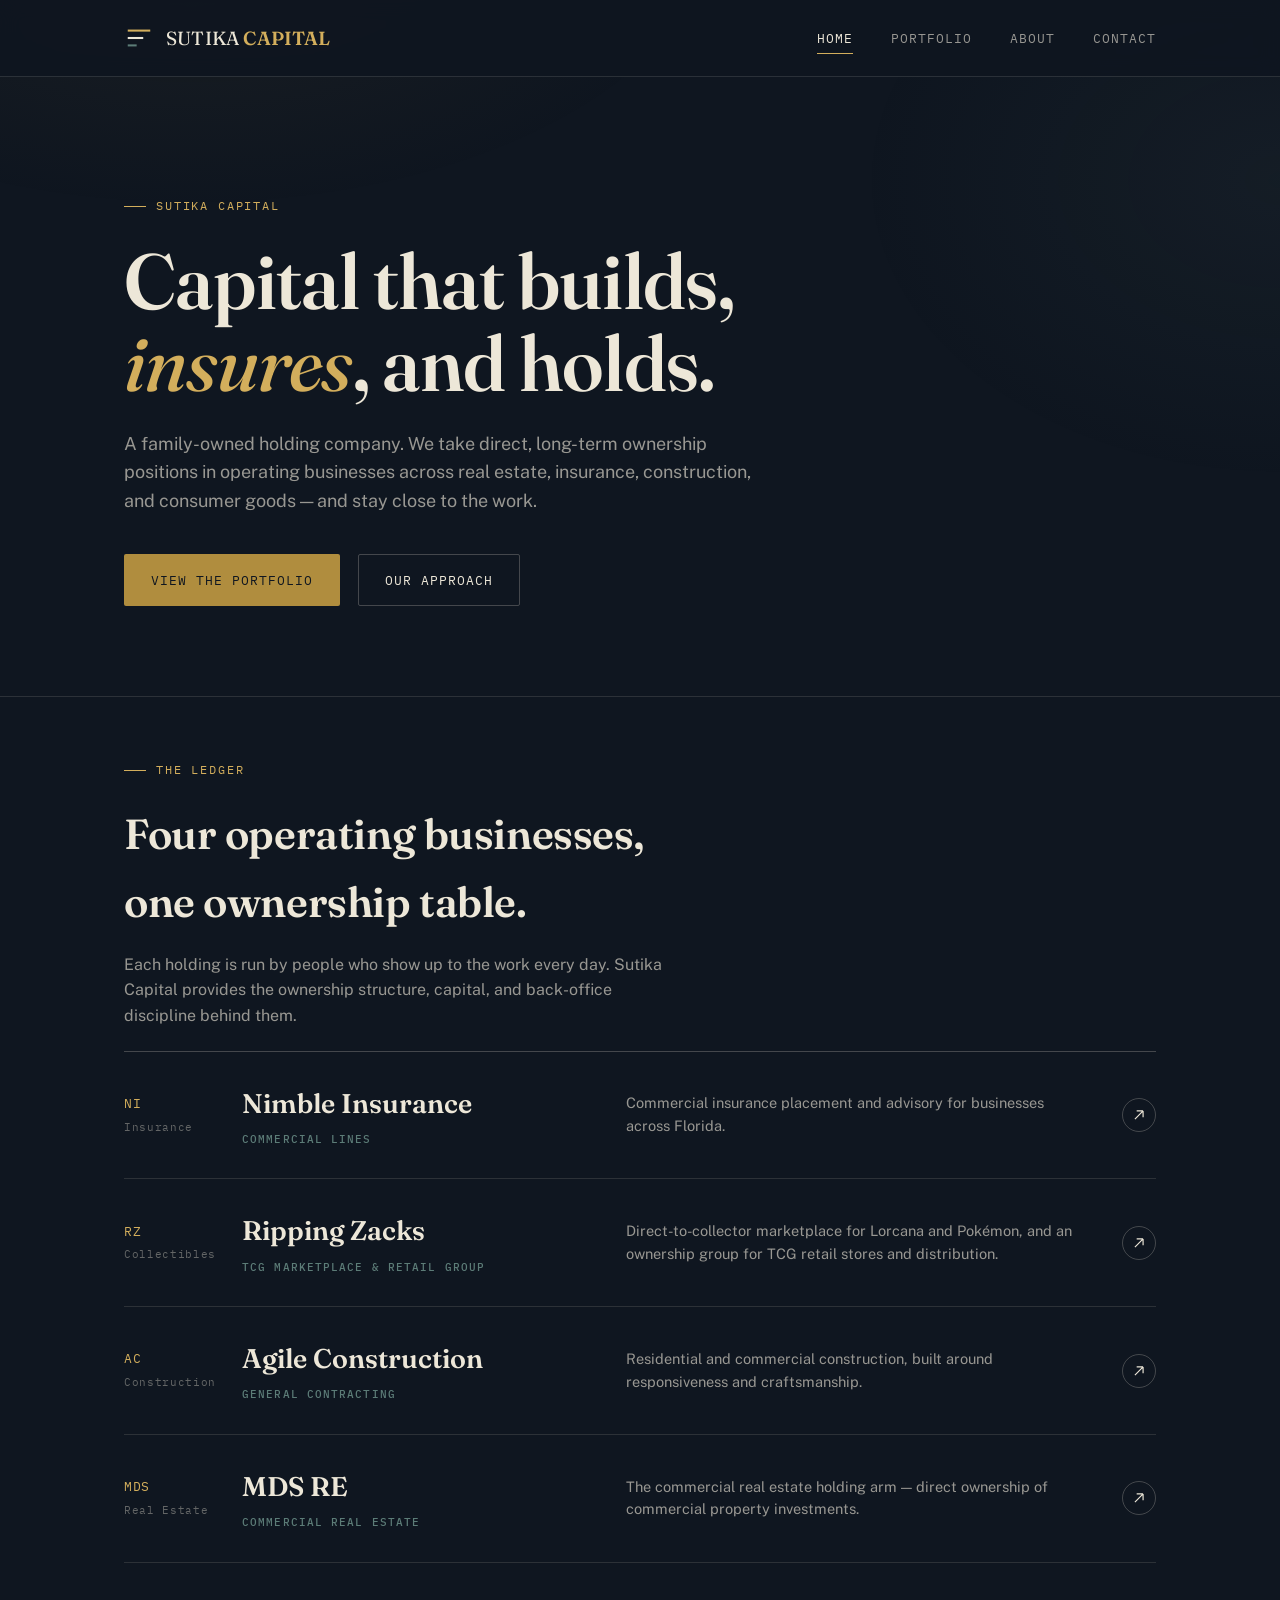
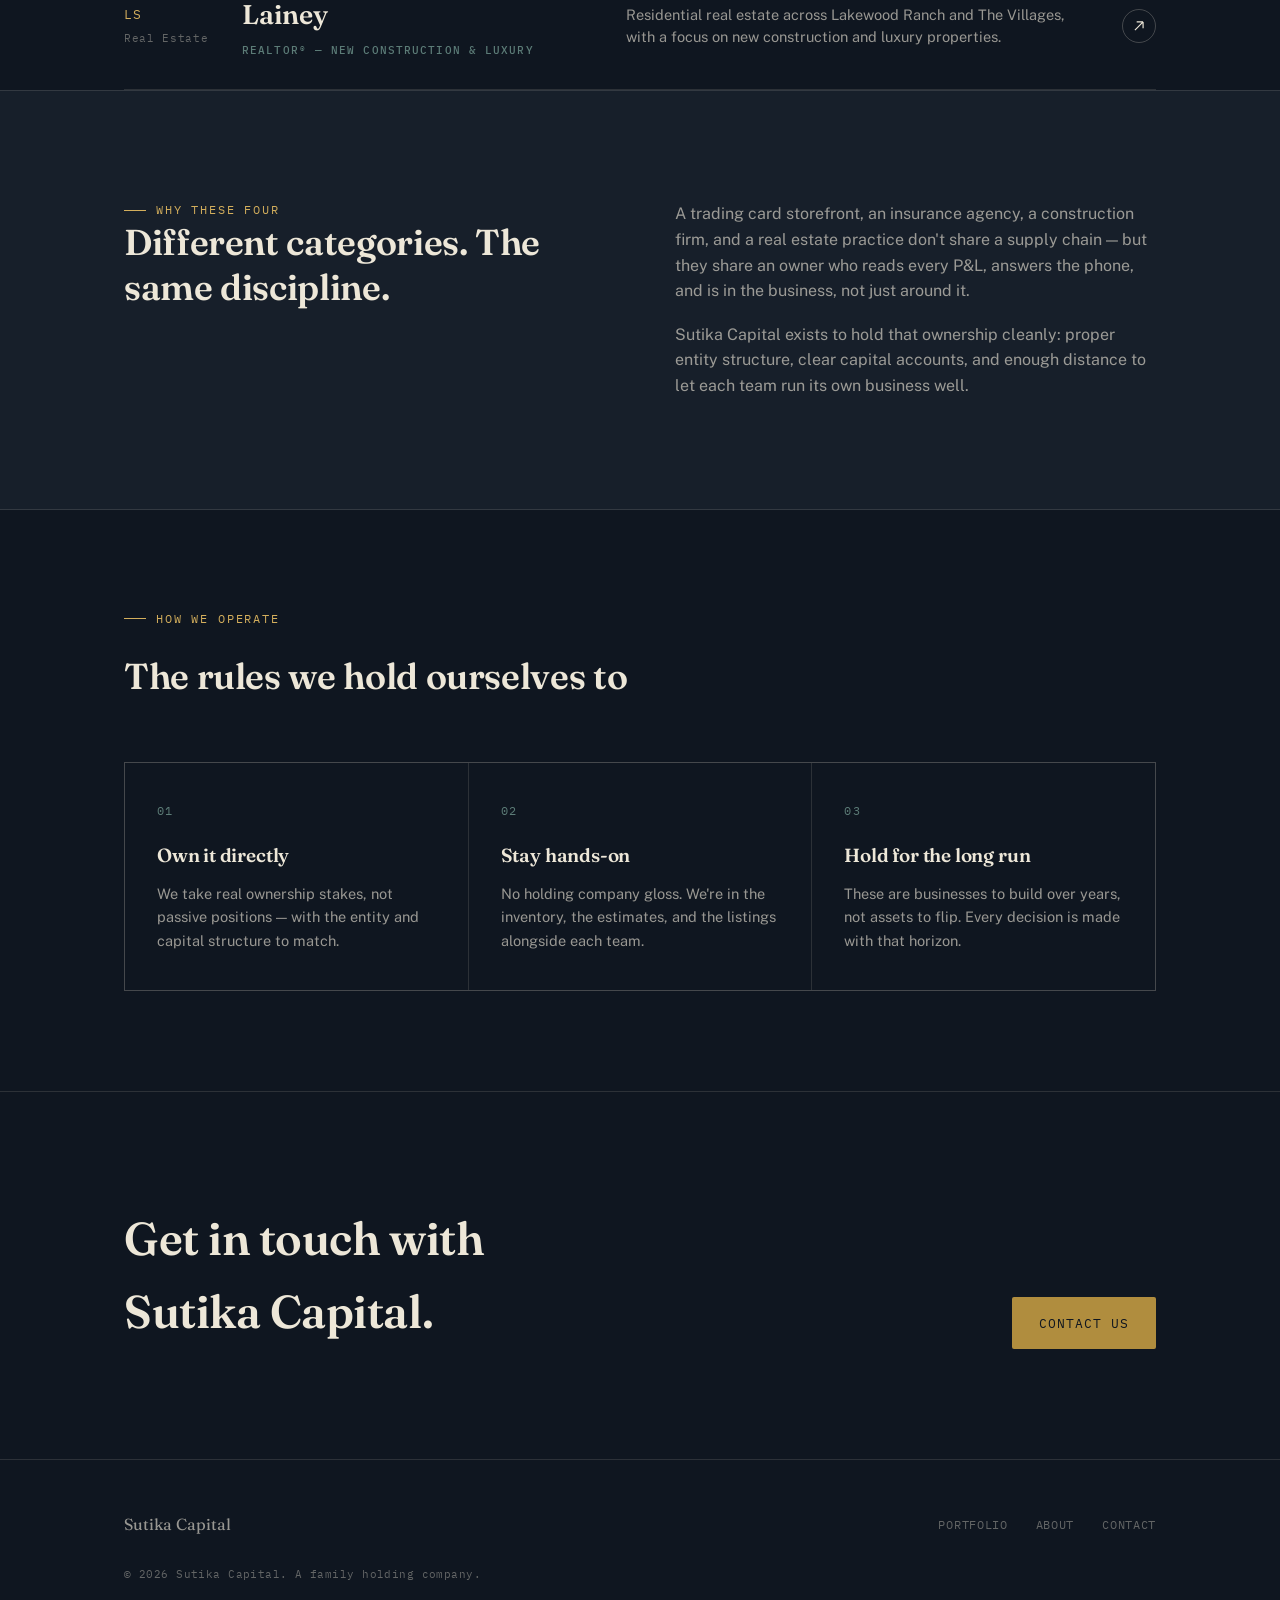
<file: index.html>
<!DOCTYPE html>
<html lang="en">
<head>
<meta charset="UTF-8">
<meta name="viewport" content="width=device-width, initial-scale=1.0">
<title>Sutika Capital — A Family Holding Company</title>
<meta name="description" content="Sutika Capital is a family-owned holding company operating businesses across real estate, insurance, construction, and consumer collectibles.">
<link rel="icon" href="assets/favicon.svg" type="image/svg+xml">
<link rel="stylesheet" href="css/style.css">
</head>
<body>

<nav class="site-nav">
  <div class="wrap">
    <a href="index.html" class="brand">
      <svg class="mark" viewBox="0 0 32 32" fill="none" xmlns="http://www.w3.org/2000/svg">
        <rect x="4" y="7" width="24" height="2.2" fill="#D3AE5C"/>
        <rect x="4" y="14.9" width="16.5" height="2.2" fill="#EDE7D8"/>
        <rect x="4" y="22.8" width="9.5" height="2.2" fill="#5C7C77"/>
      </svg>
      <span class="name">SUTIKA <b>CAPITAL</b></span>
    </a>
    <button class="nav-toggle" aria-label="Toggle menu">
      <span></span><span></span><span></span>
    </button>
    <div class="nav-links">
      <a href="index.html">Home</a>
      <a href="portfolio.html">Portfolio</a>
      <a href="about.html">About</a>
      <a href="contact.html">Contact</a>
    </div>
  </div>
</nav>

<header class="hero">
  <div class="wrap">
    <div class="eyebrow">Sutika Capital</div>
    <h1>Capital that builds, <em>insures</em>, and holds.</h1>
    <p class="lede">A family-owned holding company. We take direct, long-term ownership positions in operating businesses across real estate, insurance, construction, and consumer goods — and stay close to the work.</p>
    <div class="hero-actions">
      <a href="portfolio.html" class="btn btn-primary">View the portfolio</a>
      <a href="about.html" class="btn btn-ghost">Our approach</a>
    </div>
  </div>
</header>

<section class="ledger">
  <div class="wrap">
    <div class="ledger-head">
      <div class="eyebrow">The Ledger</div>
      <h2>Four operating businesses, one ownership table.</h2>
      <p>Each holding is run by people who show up to the work every day. Sutika Capital provides the ownership structure, capital, and back-office discipline behind them.</p>
    </div>

    <div class="ledger-table">

      <div class="ledger-row">
        <a class="row-link" href="https://www.nimbleins.com" target="_blank" rel="noopener" aria-label="Visit Nimble Insurance"></a>
        <div class="led-code">NI<span>Insurance</span></div>
        <div class="led-name">Nimble Insurance<small>Commercial Lines</small></div>
        <div class="led-desc">Commercial insurance placement and advisory for businesses across Florida.</div>
        <div class="led-arrow"><svg viewBox="0 0 24 24" fill="none" stroke-width="2"><path d="M5 19L19 5M19 5H8M19 5V16"/></svg></div>
      </div>

      <div class="ledger-row">
        <a class="row-link" href="https://www.rippingzacks.com" target="_blank" rel="noopener" aria-label="Visit Ripping Zacks"></a>
        <div class="led-code">RZ<span>Collectibles</span></div>
        <div class="led-name">Ripping Zacks<small>TCG Marketplace &amp; Retail Group</small></div>
        <div class="led-desc">Direct-to-collector marketplace for Lorcana and Pokémon, and an ownership group for TCG retail stores and distribution.</div>
        <div class="led-arrow"><svg viewBox="0 0 24 24" fill="none" stroke-width="2"><path d="M5 19L19 5M19 5H8M19 5V16"/></svg></div>
      </div>

      <div class="ledger-row">
        <a class="row-link" href="https://www.agilectr.com" target="_blank" rel="noopener" aria-label="Visit Agile Construction"></a>
        <div class="led-code">AC<span>Construction</span></div>
        <div class="led-name">Agile Construction<small>General Contracting</small></div>
        <div class="led-desc">Residential and commercial construction, built around responsiveness and craftsmanship.</div>
        <div class="led-arrow"><svg viewBox="0 0 24 24" fill="none" stroke-width="2"><path d="M5 19L19 5M19 5H8M19 5V16"/></svg></div>
      </div>

      <div class="ledger-row">
        <a class="row-link" href="mds-re.html" aria-label="View MDS RE"></a>
        <div class="led-code">MDS<span>Real Estate</span></div>
        <div class="led-name">MDS RE<small>Commercial Real Estate</small></div>
        <div class="led-desc">The commercial real estate holding arm — direct ownership of commercial property investments.</div>
        <div class="led-arrow"><svg viewBox="0 0 24 24" fill="none" stroke-width="2"><path d="M5 19L19 5M19 5H8M19 5V16"/></svg></div>
      </div>

      <div class="ledger-row">
        <a class="row-link" href="https://www.laineyre.com" target="_blank" rel="noopener" aria-label="Visit Lainey"></a>
        <div class="led-code">LS<span>Real Estate</span></div>
        <div class="led-name">Lainey<small>Realtor® — New Construction &amp; Luxury</small></div>
        <div class="led-desc">Residential real estate across Lakewood Ranch and The Villages, with a focus on new construction and luxury properties.</div>
        <div class="led-arrow"><svg viewBox="0 0 24 24" fill="none" stroke-width="2"><path d="M5 19L19 5M19 5H8M19 5V16"/></svg></div>
      </div>

    </div>
  </div>
</section>

<section class="thesis">
  <div class="wrap thesis-grid">
    <div>
      <div class="eyebrow">Why These Four</div>
      <h2>Different categories. The same discipline.</h2>
    </div>
    <div class="thesis-body">
      <p>A trading card storefront, an insurance agency, a construction firm, and a real estate practice don't share a supply chain — but they share an owner who reads every P&amp;L, answers the phone, and is in the business, not just around it.</p>
      <p>Sutika Capital exists to hold that ownership cleanly: proper entity structure, clear capital accounts, and enough distance to let each team run its own business well.</p>
    </div>
  </div>
</section>

<section class="principles">
  <div class="wrap">
    <div class="principles-head">
      <div class="eyebrow">How We Operate</div>
      <h2>The rules we hold ourselves to</h2>
    </div>
    <div class="principles-grid">
      <div class="principle-card">
        <span class="num">01</span>
        <h3>Own it directly</h3>
        <p>We take real ownership stakes, not passive positions — with the entity and capital structure to match.</p>
      </div>
      <div class="principle-card">
        <span class="num">02</span>
        <h3>Stay hands-on</h3>
        <p>No holding company gloss. We're in the inventory, the estimates, and the listings alongside each team.</p>
      </div>
      <div class="principle-card">
        <span class="num">03</span>
        <h3>Hold for the long run</h3>
        <p>These are businesses to build over years, not assets to flip. Every decision is made with that horizon.</p>
      </div>
    </div>
  </div>
</section>

<section class="cta">
  <div class="wrap cta-inner">
    <h2>Get in touch with Sutika Capital.</h2>
    <a href="contact.html" class="btn btn-primary">Contact us</a>
  </div>
</section>

<footer class="site-footer">
  <div class="wrap">
    <div class="footer-grid">
      <div class="footer-brand">Sutika Capital</div>
      <div class="footer-links">
        <a href="portfolio.html">Portfolio</a>
        <a href="about.html">About</a>
        <a href="contact.html">Contact</a>
      </div>
    </div>
    <div class="footer-fine">© <span id="year"></span> Sutika Capital. A family holding company.</div>
  </div>
</footer>

<script>document.getElementById('year').textContent = new Date().getFullYear();</script>
<script src="js/main.js"></script>
</body>
</html>
</file>
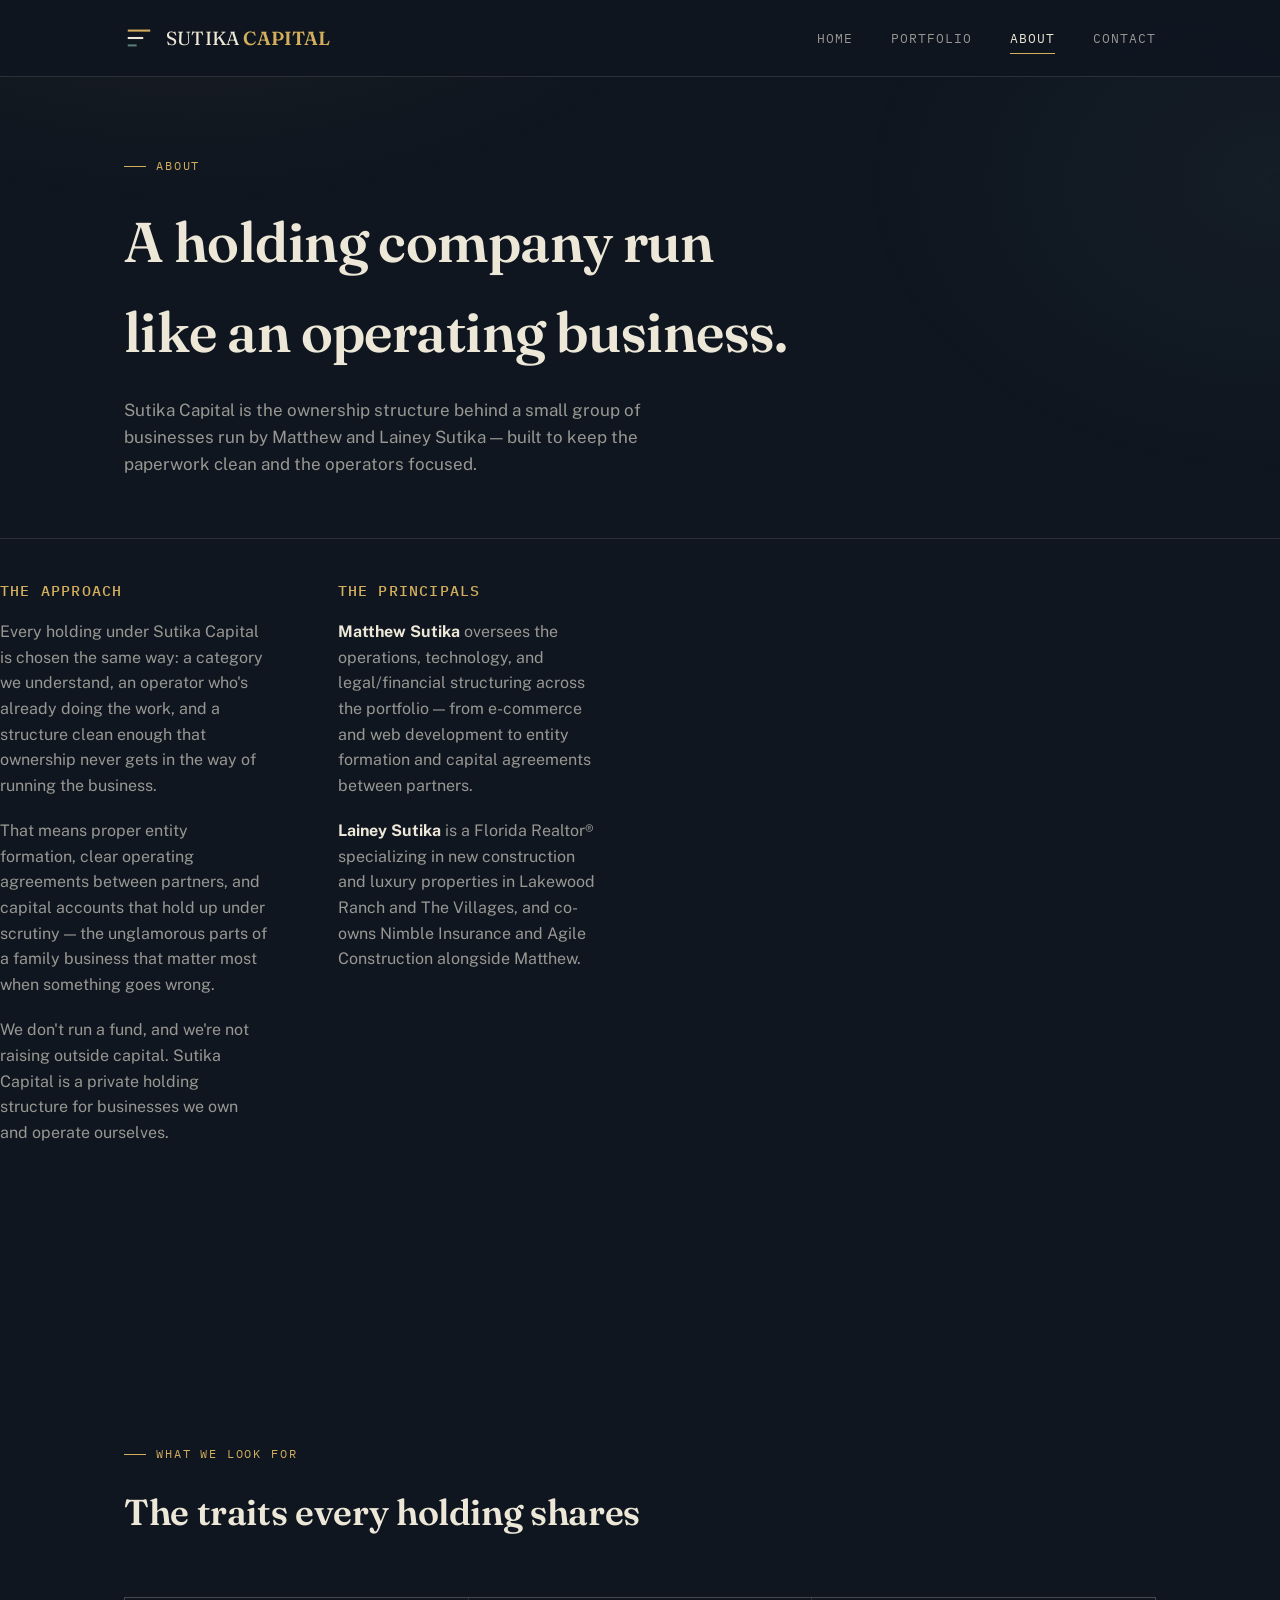
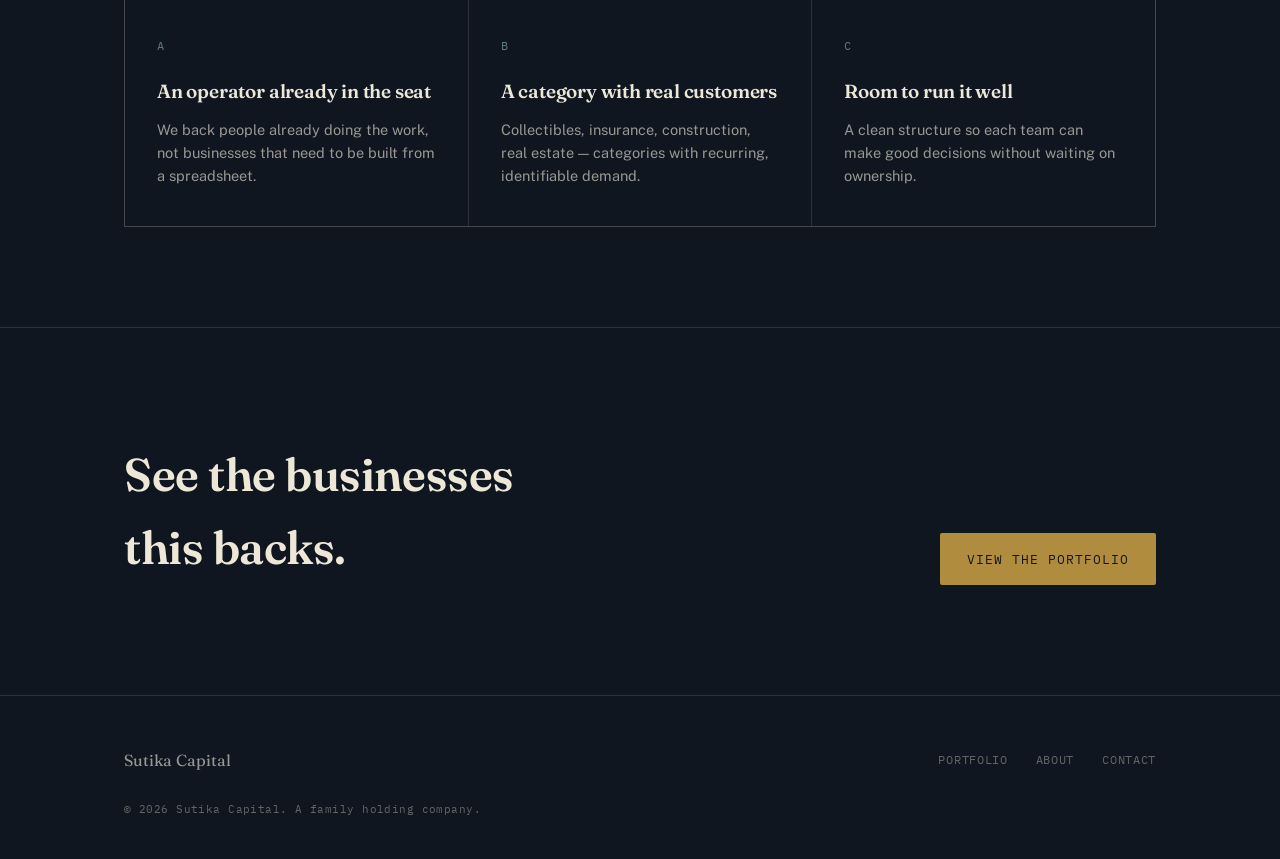
<file: about.html>
<!DOCTYPE html>
<html lang="en">
<head>
<meta charset="UTF-8">
<meta name="viewport" content="width=device-width, initial-scale=1.0">
<title>About — Sutika Capital</title>
<meta name="description" content="Sutika Capital is a family-owned holding company run by Matthew and Lainey Sutika, taking direct ownership stakes in operating businesses.">
<link rel="icon" href="assets/favicon.svg" type="image/svg+xml">
<link rel="stylesheet" href="css/style.css">
</head>
<body>

<nav class="site-nav">
  <div class="wrap">
    <a href="index.html" class="brand">
      <svg class="mark" viewBox="0 0 32 32" fill="none" xmlns="http://www.w3.org/2000/svg">
        <rect x="4" y="7" width="24" height="2.2" fill="#D3AE5C"/>
        <rect x="4" y="14.9" width="16.5" height="2.2" fill="#EDE7D8"/>
        <rect x="4" y="22.8" width="9.5" height="2.2" fill="#5C7C77"/>
      </svg>
      <span class="name">SUTIKA <b>CAPITAL</b></span>
    </a>
    <button class="nav-toggle" aria-label="Toggle menu">
      <span></span><span></span><span></span>
    </button>
    <div class="nav-links">
      <a href="index.html">Home</a>
      <a href="portfolio.html">Portfolio</a>
      <a href="about.html">About</a>
      <a href="contact.html">Contact</a>
    </div>
  </div>
</nav>

<header class="page-head">
  <div class="wrap">
    <div class="eyebrow">About</div>
    <h1>A holding company run like an operating business.</h1>
    <p class="lede">Sutika Capital is the ownership structure behind a small group of businesses run by Matthew and Lainey Sutika — built to keep the paperwork clean and the operators focused.</p>
  </div>
</header>

<section class="about-body">
  <div class="wrap about-body">
    <div class="col">
      <h3>The Approach</h3>
      <p>Every holding under Sutika Capital is chosen the same way: a category we understand, an operator who's already doing the work, and a structure clean enough that ownership never gets in the way of running the business.</p>
      <p>That means proper entity formation, clear operating agreements between partners, and capital accounts that hold up under scrutiny — the unglamorous parts of a family business that matter most when something goes wrong.</p>
      <p>We don't run a fund, and we're not raising outside capital. Sutika Capital is a private holding structure for businesses we own and operate ourselves.</p>
    </div>
    <div class="col">
      <h3>The Principals</h3>
      <p><strong style="color:var(--parchment)">Matthew Sutika</strong> oversees the operations, technology, and legal/financial structuring across the portfolio — from e-commerce and web development to entity formation and capital agreements between partners.</p>
      <p><strong style="color:var(--parchment)">Lainey Sutika</strong> is a Florida Realtor® specializing in new construction and luxury properties in Lakewood Ranch and The Villages, and co-owns Nimble Insurance and Agile Construction alongside Matthew.</p>
    </div>
  </div>
</section>

<section class="principles">
  <div class="wrap">
    <div class="principles-head">
      <div class="eyebrow">What We Look For</div>
      <h2>The traits every holding shares</h2>
    </div>
    <div class="principles-grid">
      <div class="principle-card">
        <span class="num">A</span>
        <h3>An operator already in the seat</h3>
        <p>We back people already doing the work, not businesses that need to be built from a spreadsheet.</p>
      </div>
      <div class="principle-card">
        <span class="num">B</span>
        <h3>A category with real customers</h3>
        <p>Collectibles, insurance, construction, real estate — categories with recurring, identifiable demand.</p>
      </div>
      <div class="principle-card">
        <span class="num">C</span>
        <h3>Room to run it well</h3>
        <p>A clean structure so each team can make good decisions without waiting on ownership.</p>
      </div>
    </div>
  </div>
</section>

<section class="cta">
  <div class="wrap cta-inner">
    <h2>See the businesses this backs.</h2>
    <a href="portfolio.html" class="btn btn-primary">View the portfolio</a>
  </div>
</section>

<footer class="site-footer">
  <div class="wrap">
    <div class="footer-grid">
      <div class="footer-brand">Sutika Capital</div>
      <div class="footer-links">
        <a href="portfolio.html">Portfolio</a>
        <a href="about.html">About</a>
        <a href="contact.html">Contact</a>
      </div>
    </div>
    <div class="footer-fine">© <span id="year"></span> Sutika Capital. A family holding company.</div>
  </div>
</footer>

<script>document.getElementById('year').textContent = new Date().getFullYear();</script>
<script src="js/main.js"></script>
</body>
</html>
</file>
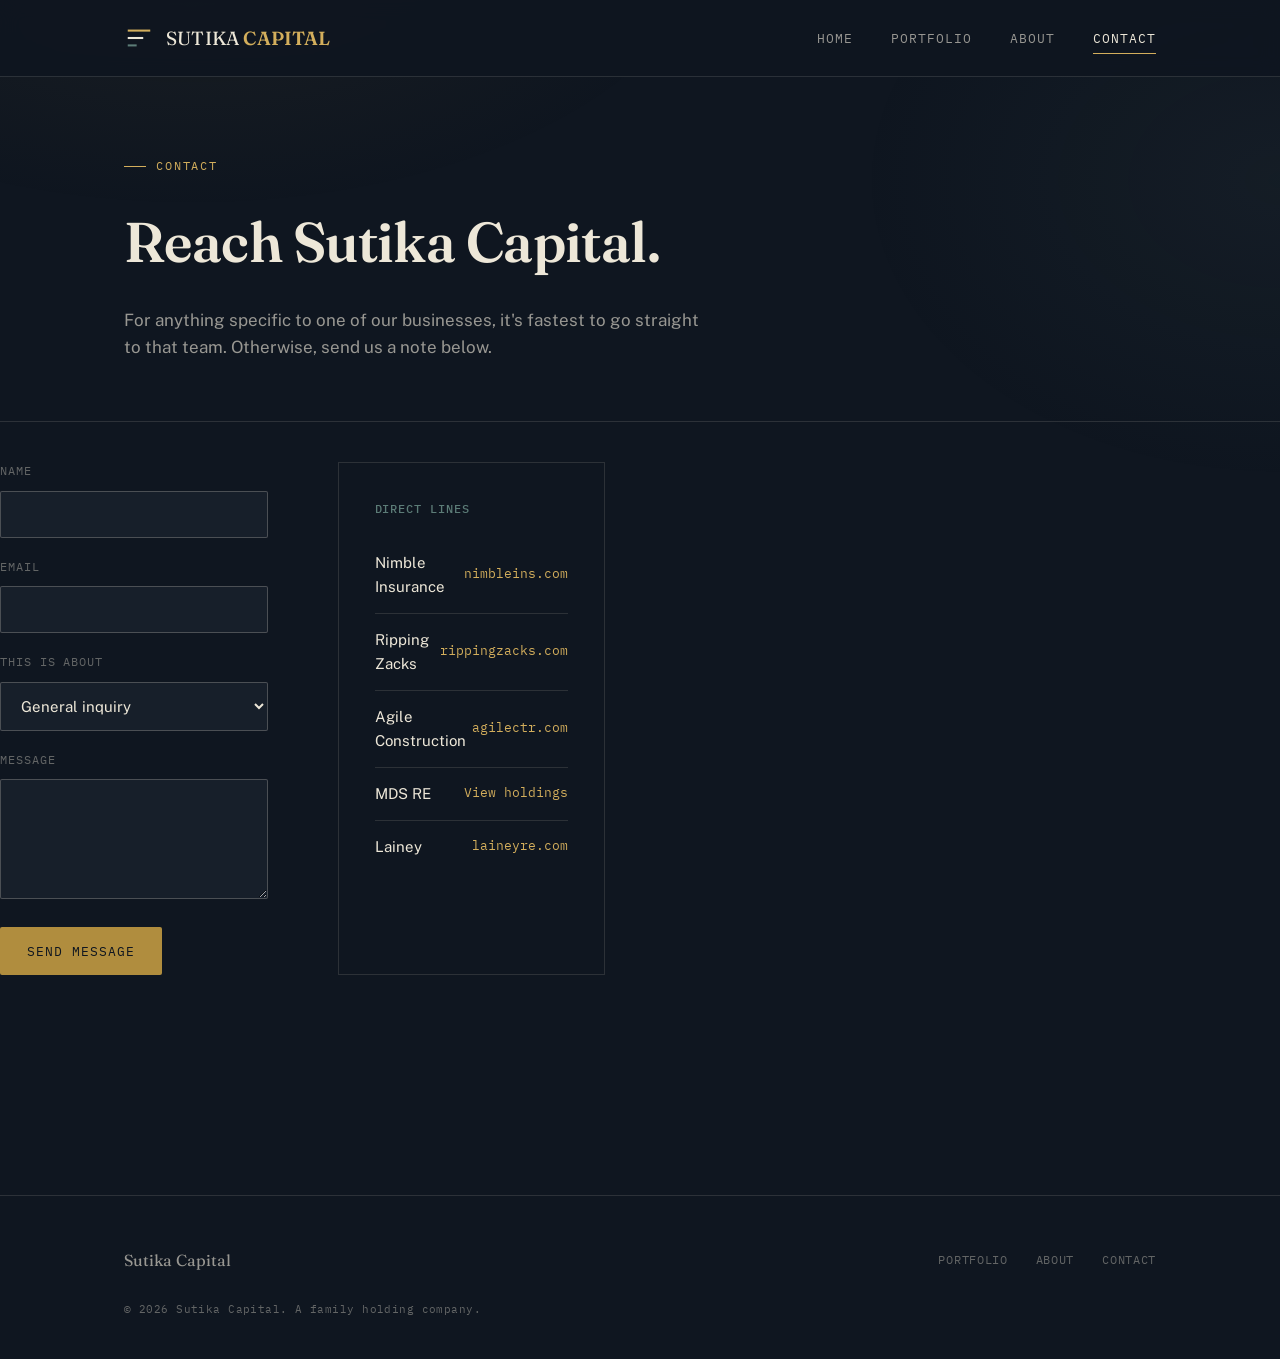
<file: contact.html>
<!DOCTYPE html>
<html lang="en">
<head>
<meta charset="UTF-8">
<meta name="viewport" content="width=device-width, initial-scale=1.0">
<title>Contact — Sutika Capital</title>
<meta name="description" content="Get in touch with Sutika Capital, or reach any of our operating businesses directly.">
<link rel="icon" href="assets/favicon.svg" type="image/svg+xml">
<link rel="stylesheet" href="css/style.css">
</head>
<body>

<nav class="site-nav">
  <div class="wrap">
    <a href="index.html" class="brand">
      <svg class="mark" viewBox="0 0 32 32" fill="none" xmlns="http://www.w3.org/2000/svg">
        <rect x="4" y="7" width="24" height="2.2" fill="#D3AE5C"/>
        <rect x="4" y="14.9" width="16.5" height="2.2" fill="#EDE7D8"/>
        <rect x="4" y="22.8" width="9.5" height="2.2" fill="#5C7C77"/>
      </svg>
      <span class="name">SUTIKA <b>CAPITAL</b></span>
    </a>
    <button class="nav-toggle" aria-label="Toggle menu">
      <span></span><span></span><span></span>
    </button>
    <div class="nav-links">
      <a href="index.html">Home</a>
      <a href="portfolio.html">Portfolio</a>
      <a href="about.html">About</a>
      <a href="contact.html">Contact</a>
    </div>
  </div>
</nav>

<header class="page-head">
  <div class="wrap">
    <div class="eyebrow">Contact</div>
    <h1>Reach Sutika Capital.</h1>
    <p class="lede">For anything specific to one of our businesses, it's fastest to go straight to that team. Otherwise, send us a note below.</p>
  </div>
</header>

<section class="contact-grid">
  <div class="wrap contact-grid">

    <div>
      <form name="contact" method="POST" data-netlify="true" netlify-honeypot="bot-field" class="contact-form">
        <input type="hidden" name="form-name" value="contact">
        <p class="hidden" style="display:none">
          <label>Don't fill this out: <input name="bot-field"></label>
        </p>
        <div class="field">
          <label for="name">Name</label>
          <input type="text" id="name" name="name" required>
        </div>
        <div class="field">
          <label for="email">Email</label>
          <input type="email" id="email" name="email" required>
        </div>
        <div class="field">
          <label for="topic">This is about</label>
          <select id="topic" name="topic">
            <option>General inquiry</option>
            <option>Ripping Zacks</option>
            <option>Nimble Insurance</option>
            <option>Agile Construction</option>
            <option>MDS RE</option>
            <option>Lainey</option>
            <option>Partnership / investment</option>
          </select>
        </div>
        <div class="field">
          <label for="message">Message</label>
          <textarea id="message" name="message" required></textarea>
        </div>
        <button type="submit" class="btn btn-primary">Send message</button>
      </form>
    </div>

    <div class="contact-card">
      <h3>Direct Lines</h3>
      <div class="entity">
        <span>Nimble Insurance</span>
        <a href="https://www.nimbleins.com" target="_blank" rel="noopener">nimbleins.com</a>
      </div>
      <div class="entity">
        <span>Ripping Zacks</span>
        <a href="https://www.rippingzacks.com" target="_blank" rel="noopener">rippingzacks.com</a>
      </div>
      <div class="entity">
        <span>Agile Construction</span>
        <a href="https://www.agilectr.com" target="_blank" rel="noopener">agilectr.com</a>
      </div>
      <div class="entity">
        <span>MDS RE</span>
        <a href="mds-re.html">View holdings</a>
      </div>
      <div class="entity">
        <span>Lainey</span>
        <a href="https://www.laineyre.com" target="_blank" rel="noopener">laineyre.com</a>
      </div>
    </div>

  </div>
</section>

<footer class="site-footer">
  <div class="wrap">
    <div class="footer-grid">
      <div class="footer-brand">Sutika Capital</div>
      <div class="footer-links">
        <a href="portfolio.html">Portfolio</a>
        <a href="about.html">About</a>
        <a href="contact.html">Contact</a>
      </div>
    </div>
    <div class="footer-fine">© <span id="year"></span> Sutika Capital. A family holding company.</div>
  </div>
</footer>

<script>document.getElementById('year').textContent = new Date().getFullYear();</script>
<script src="js/main.js"></script>
</body>
</html>
</file>
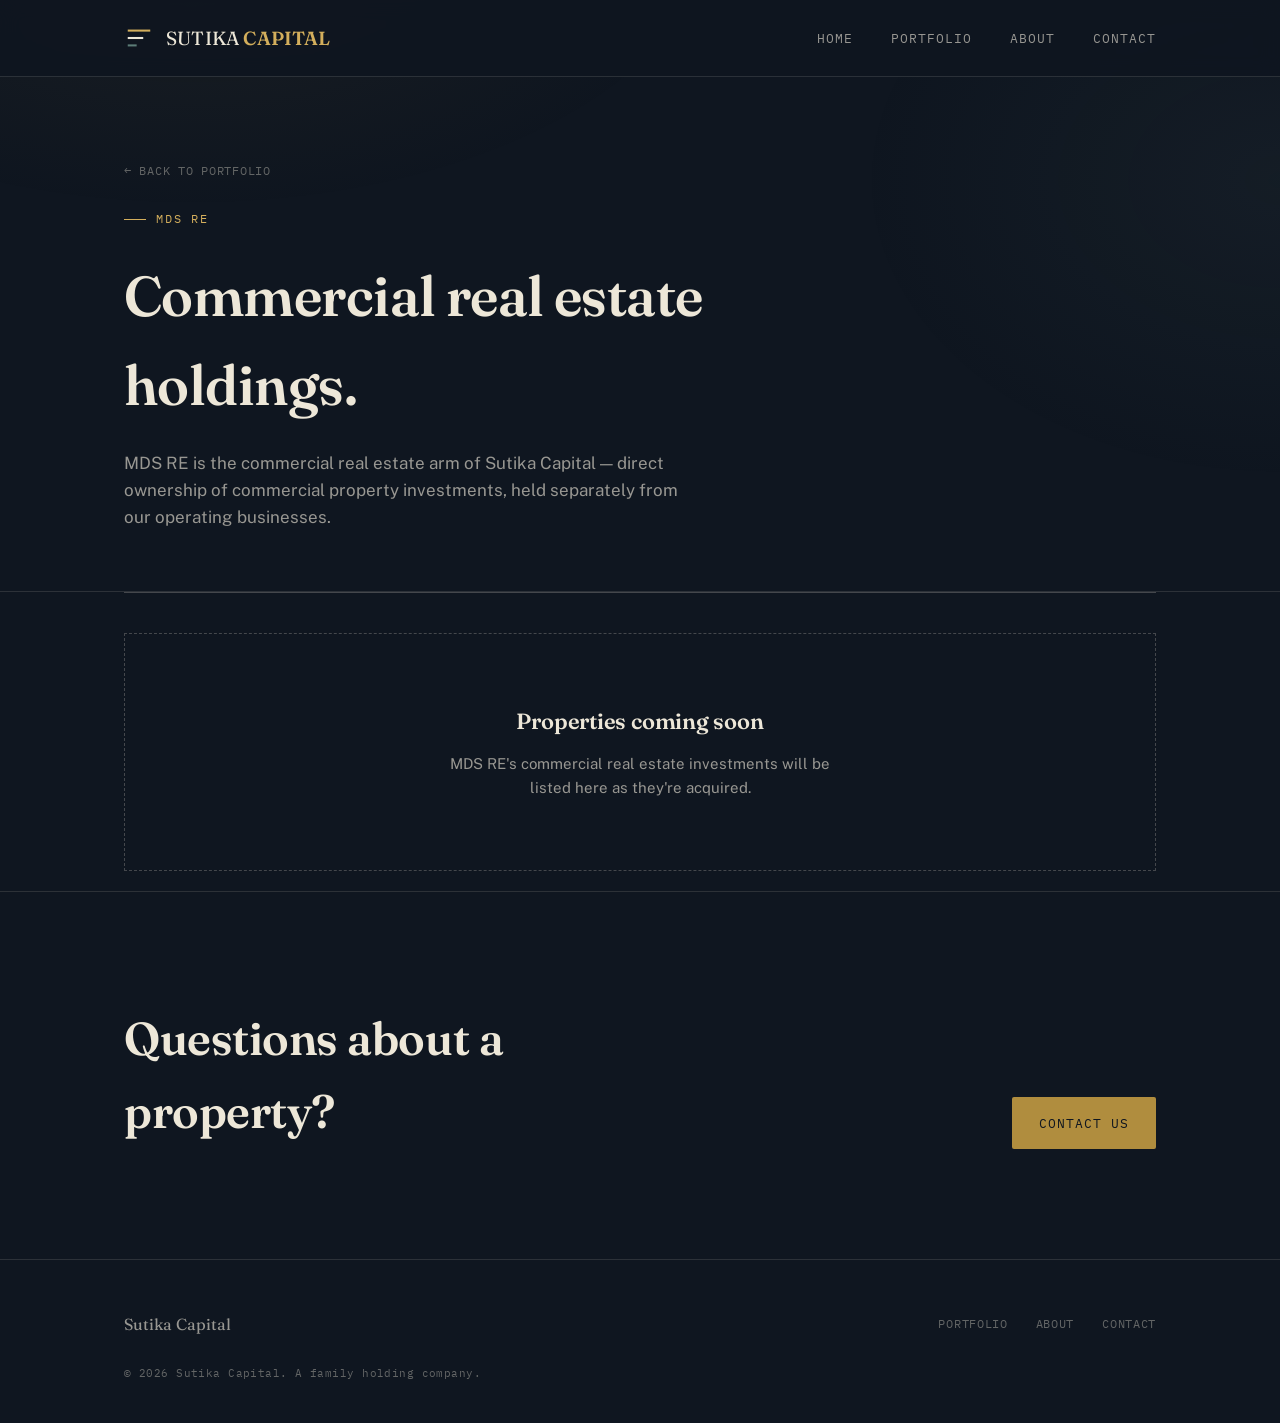
<file: mds-re.html>
<!DOCTYPE html>
<html lang="en">
<head>
<meta charset="UTF-8">
<meta name="viewport" content="width=device-width, initial-scale=1.0">
<title>MDS RE — Commercial Real Estate Holdings | Sutika Capital</title>
<meta name="description" content="MDS RE is the commercial real estate holding arm of Sutika Capital.">
<link rel="icon" href="assets/favicon.svg" type="image/svg+xml">
<link rel="stylesheet" href="css/style.css">
</head>
<body>

<nav class="site-nav">
  <div class="wrap">
    <a href="index.html" class="brand">
      <svg class="mark" viewBox="0 0 32 32" fill="none" xmlns="http://www.w3.org/2000/svg">
        <rect x="4" y="7" width="24" height="2.2" fill="#D3AE5C"/>
        <rect x="4" y="14.9" width="16.5" height="2.2" fill="#EDE7D8"/>
        <rect x="4" y="22.8" width="9.5" height="2.2" fill="#5C7C77"/>
      </svg>
      <span class="name">SUTIKA <b>CAPITAL</b></span>
    </a>
    <button class="nav-toggle" aria-label="Toggle menu">
      <span></span><span></span><span></span>
    </button>
    <div class="nav-links">
      <a href="index.html">Home</a>
      <a href="portfolio.html">Portfolio</a>
      <a href="about.html">About</a>
      <a href="contact.html">Contact</a>
    </div>
  </div>
</nav>

<header class="page-head">
  <div class="wrap">
    <a href="portfolio.html" class="back-link">← Back to Portfolio</a>
    <div class="eyebrow">MDS RE</div>
    <h1>Commercial real estate holdings.</h1>
    <p class="lede">MDS RE is the commercial real estate arm of Sutika Capital — direct ownership of commercial property investments, held separately from our operating businesses.</p>
  </div>
</header>

<section>
  <div class="wrap">

    <div class="property-table">
      <!-- Add properties as .property-row entries here as they're acquired -->
    </div>

    <div class="empty-state">
      <h3>Properties coming soon</h3>
      <p>MDS RE's commercial real estate investments will be listed here as they're acquired.</p>
    </div>

  </div>
</section>

<section class="cta">
  <div class="wrap cta-inner">
    <h2>Questions about a property?</h2>
    <a href="contact.html" class="btn btn-primary">Contact us</a>
  </div>
</section>

<footer class="site-footer">
  <div class="wrap">
    <div class="footer-grid">
      <div class="footer-brand">Sutika Capital</div>
      <div class="footer-links">
        <a href="portfolio.html">Portfolio</a>
        <a href="about.html">About</a>
        <a href="contact.html">Contact</a>
      </div>
    </div>
    <div class="footer-fine">© <span id="year"></span> Sutika Capital. A family holding company.</div>
  </div>
</footer>

<script>document.getElementById('year').textContent = new Date().getFullYear();</script>
<script src="js/main.js"></script>
</body>
</html>
</file>
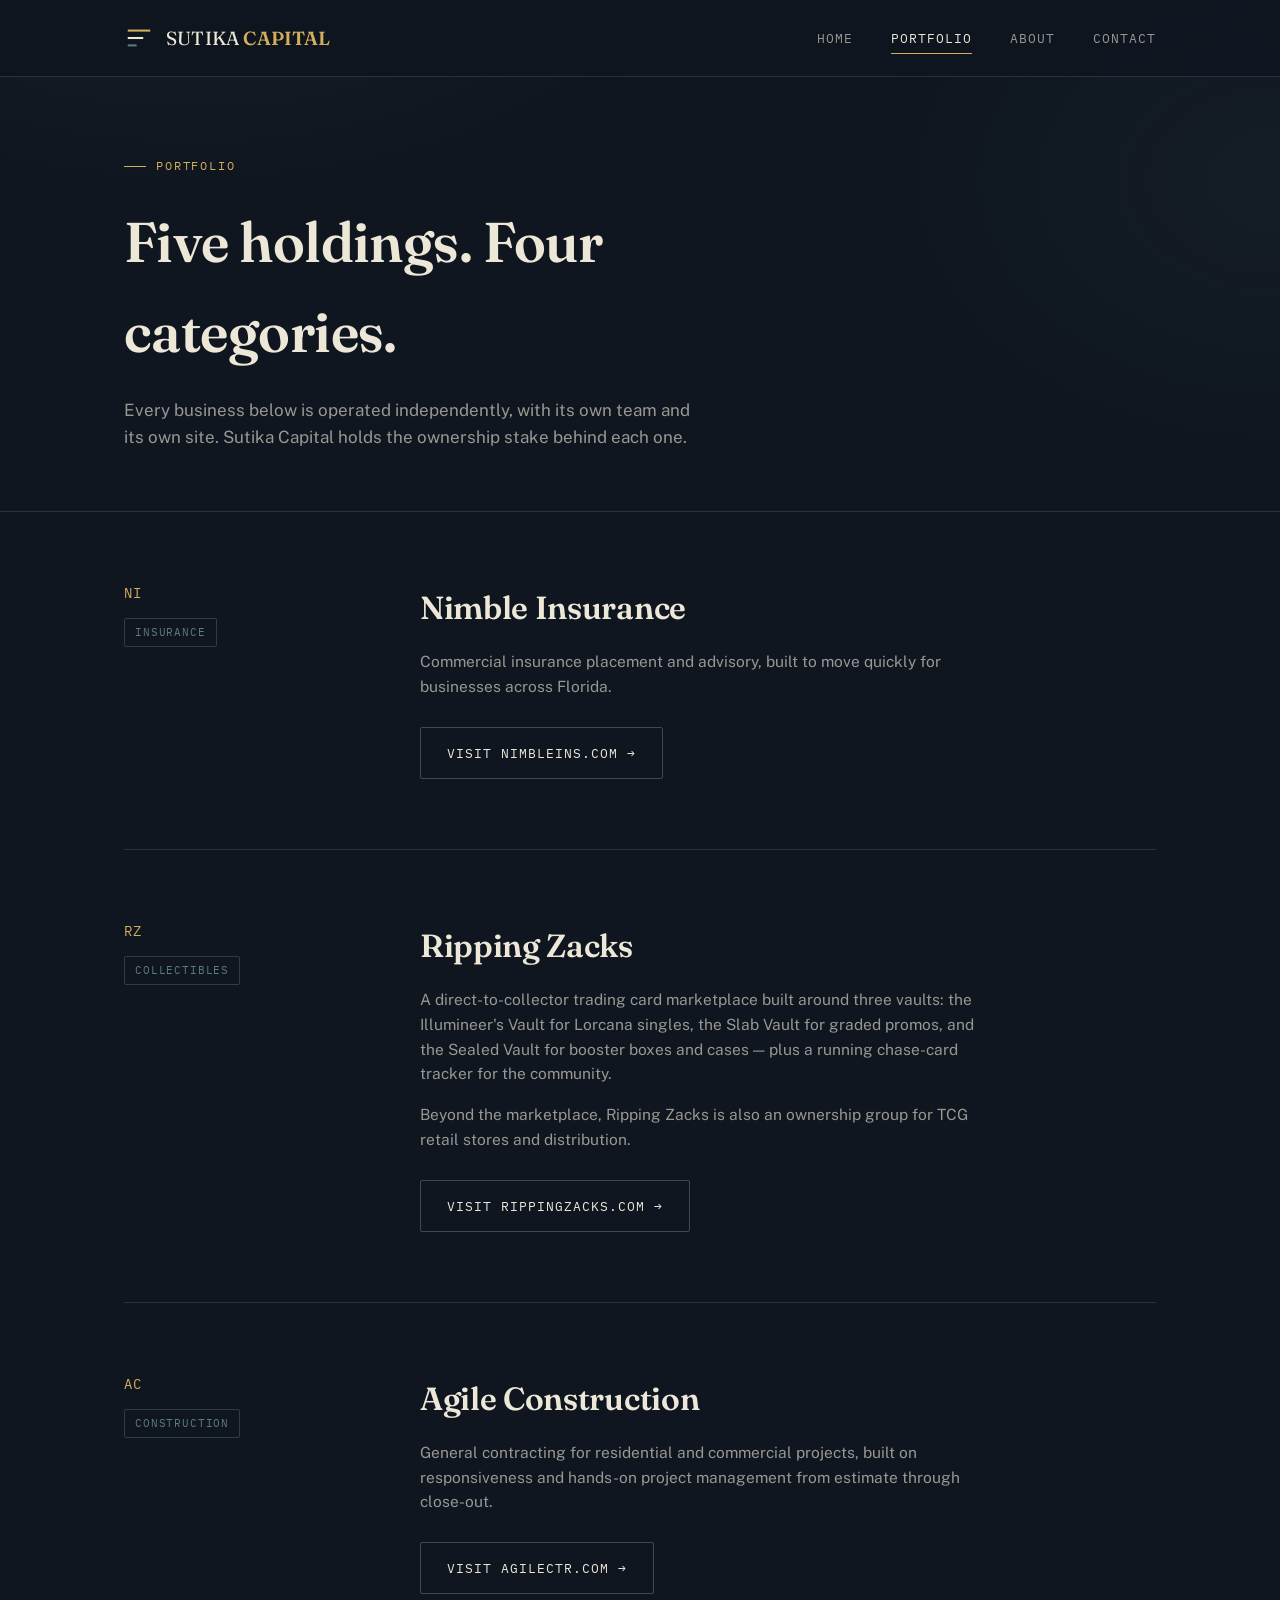
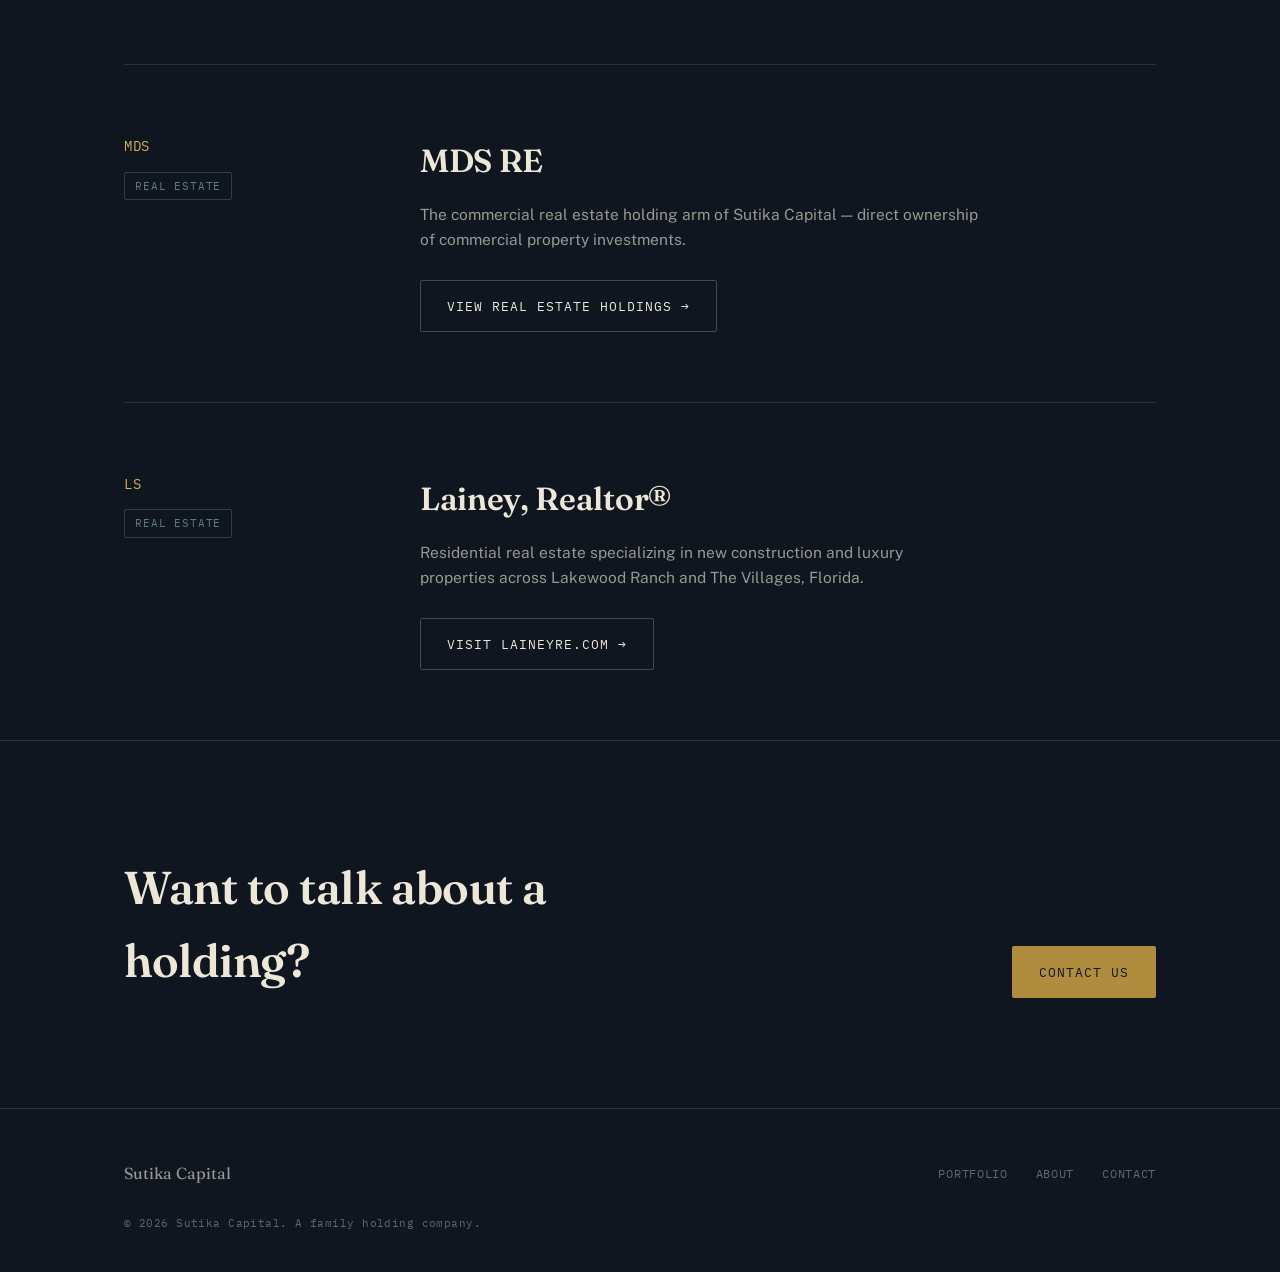
<file: portfolio.html>
<!DOCTYPE html>
<html lang="en">
<head>
<meta charset="UTF-8">
<meta name="viewport" content="width=device-width, initial-scale=1.0">
<title>Portfolio — Sutika Capital</title>
<meta name="description" content="The operating businesses held by Sutika Capital: Ripping Zacks, Nimble Insurance, Agile Construction, and Lainey Sutika Real Estate.">
<link rel="icon" href="assets/favicon.svg" type="image/svg+xml">
<link rel="stylesheet" href="css/style.css">
</head>
<body>

<nav class="site-nav">
  <div class="wrap">
    <a href="index.html" class="brand">
      <svg class="mark" viewBox="0 0 32 32" fill="none" xmlns="http://www.w3.org/2000/svg">
        <rect x="4" y="7" width="24" height="2.2" fill="#D3AE5C"/>
        <rect x="4" y="14.9" width="16.5" height="2.2" fill="#EDE7D8"/>
        <rect x="4" y="22.8" width="9.5" height="2.2" fill="#5C7C77"/>
      </svg>
      <span class="name">SUTIKA <b>CAPITAL</b></span>
    </a>
    <button class="nav-toggle" aria-label="Toggle menu">
      <span></span><span></span><span></span>
    </button>
    <div class="nav-links">
      <a href="index.html">Home</a>
      <a href="portfolio.html">Portfolio</a>
      <a href="about.html">About</a>
      <a href="contact.html">Contact</a>
    </div>
  </div>
</nav>

<header class="page-head">
  <div class="wrap">
    <div class="eyebrow">Portfolio</div>
    <h1>Five holdings. Four categories.</h1>
    <p class="lede">Every business below is operated independently, with its own team and its own site. Sutika Capital holds the ownership stake behind each one.</p>
  </div>
</header>

<section>
  <div class="wrap">

    <div class="holding">
      <div class="holding-meta">
        <div class="led-code">NI</div>
        <span class="tag">Insurance</span>
      </div>
      <div class="holding-body">
        <h3>Nimble Insurance</h3>
        <p>Commercial insurance placement and advisory, built to move quickly for businesses across Florida.</p>
        <a href="https://www.nimbleins.com" target="_blank" rel="noopener" class="btn btn-ghost">Visit nimbleins.com →</a>
      </div>
    </div>

    <div class="holding">
      <div class="holding-meta">
        <div class="led-code">RZ</div>
        <span class="tag">Collectibles</span>
      </div>
      <div class="holding-body">
        <h3>Ripping Zacks</h3>
        <p>A direct-to-collector trading card marketplace built around three vaults: the Illumineer's Vault for Lorcana singles, the Slab Vault for graded promos, and the Sealed Vault for booster boxes and cases — plus a running chase-card tracker for the community.</p>
        <p>Beyond the marketplace, Ripping Zacks is also an ownership group for TCG retail stores and distribution.</p>
        <a href="https://www.rippingzacks.com" target="_blank" rel="noopener" class="btn btn-ghost">Visit rippingzacks.com →</a>
      </div>
    </div>

    <div class="holding">
      <div class="holding-meta">
        <div class="led-code">AC</div>
        <span class="tag">Construction</span>
      </div>
      <div class="holding-body">
        <h3>Agile Construction</h3>
        <p>General contracting for residential and commercial projects, built on responsiveness and hands-on project management from estimate through close-out.</p>
        <a href="https://www.agilectr.com" target="_blank" rel="noopener" class="btn btn-ghost">Visit agilectr.com →</a>
      </div>
    </div>

    <div class="holding">
      <div class="holding-meta">
        <div class="led-code">MDS</div>
        <span class="tag">Real Estate</span>
      </div>
      <div class="holding-body">
        <h3>MDS RE</h3>
        <p>The commercial real estate holding arm of Sutika Capital — direct ownership of commercial property investments.</p>
        <a href="mds-re.html" class="btn btn-ghost">View real estate holdings →</a>
      </div>
    </div>

    <div class="holding">
      <div class="holding-meta">
        <div class="led-code">LS</div>
        <span class="tag">Real Estate</span>
      </div>
      <div class="holding-body">
        <h3>Lainey, Realtor®</h3>
        <p>Residential real estate specializing in new construction and luxury properties across Lakewood Ranch and The Villages, Florida.</p>
        <a href="https://www.laineyre.com" target="_blank" rel="noopener" class="btn btn-ghost">Visit laineyre.com →</a>
      </div>
    </div>

  </div>
</section>

<section class="cta">
  <div class="wrap cta-inner">
    <h2>Want to talk about a holding?</h2>
    <a href="contact.html" class="btn btn-primary">Contact us</a>
  </div>
</section>

<footer class="site-footer">
  <div class="wrap">
    <div class="footer-grid">
      <div class="footer-brand">Sutika Capital</div>
      <div class="footer-links">
        <a href="portfolio.html">Portfolio</a>
        <a href="about.html">About</a>
        <a href="contact.html">Contact</a>
      </div>
    </div>
    <div class="footer-fine">© <span id="year"></span> Sutika Capital. A family holding company.</div>
  </div>
</footer>

<script>document.getElementById('year').textContent = new Date().getFullYear();</script>
<script src="js/main.js"></script>
</body>
</html>
</file>
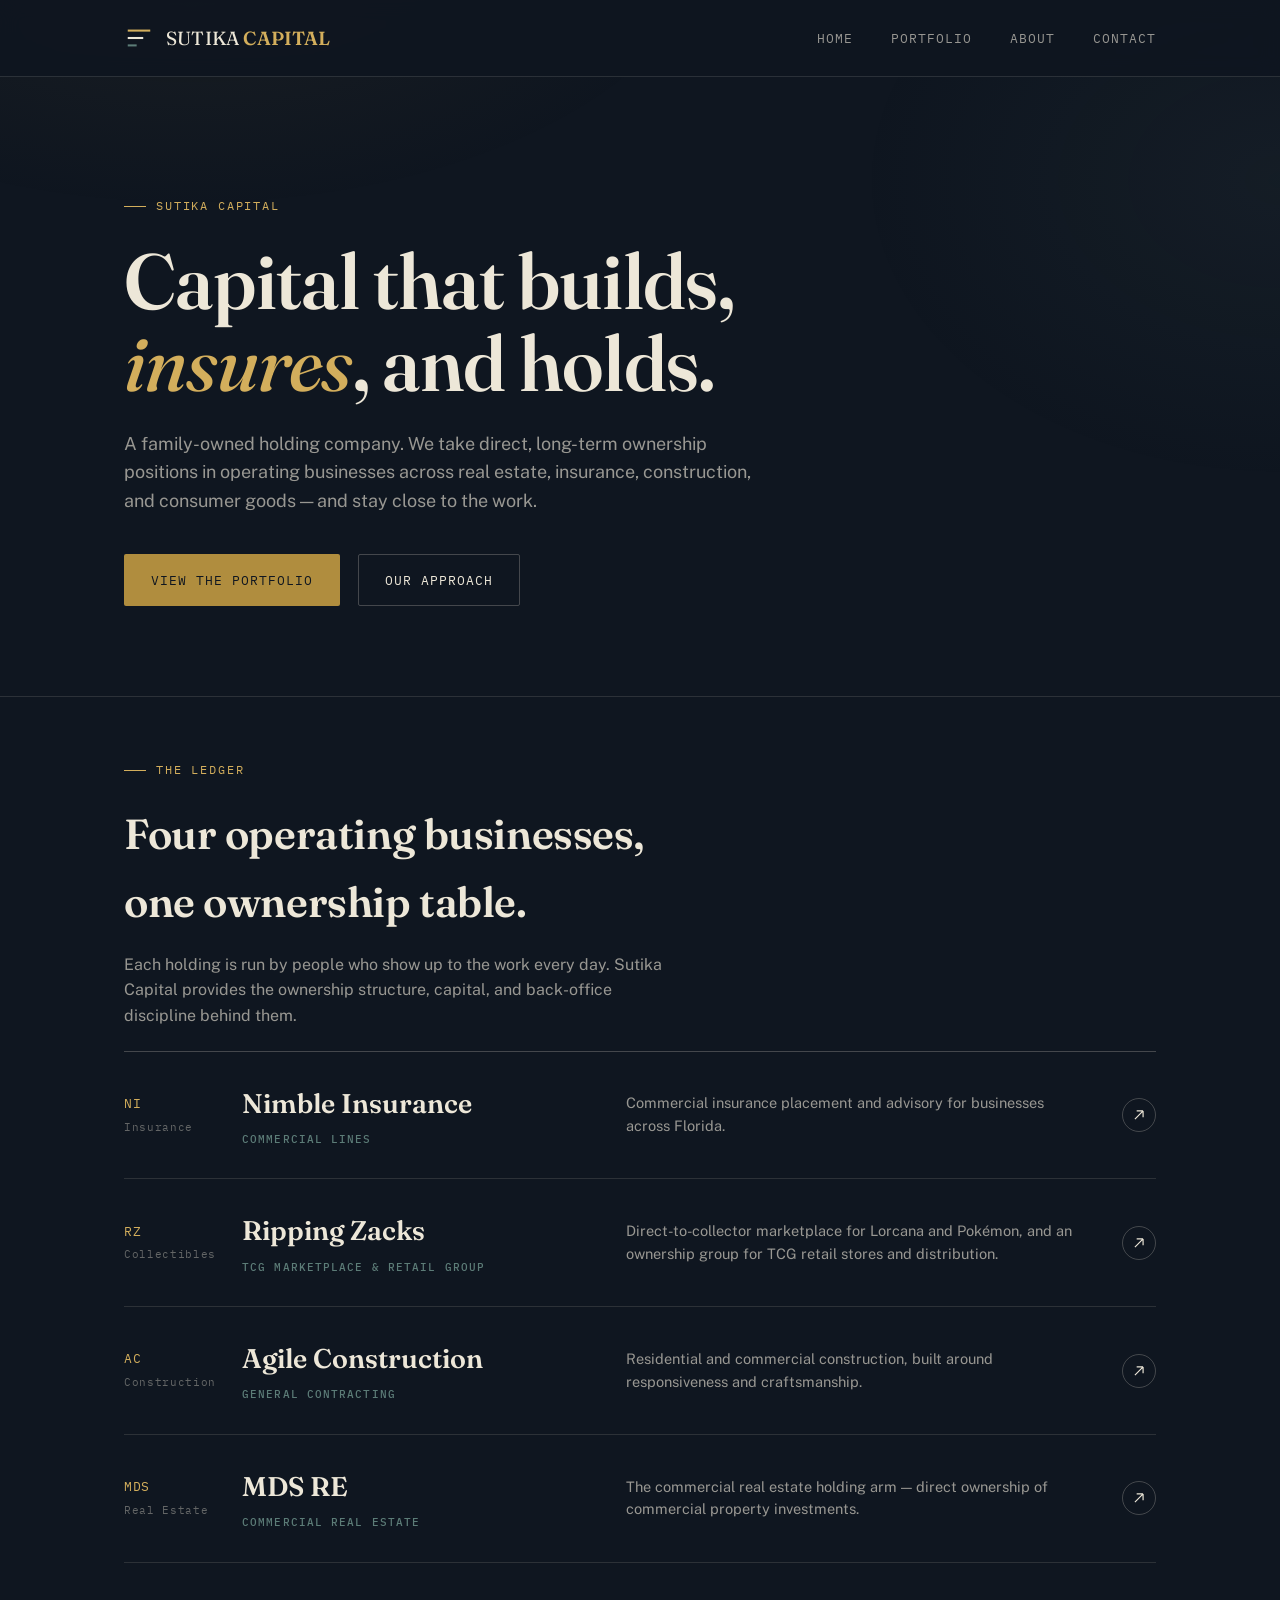
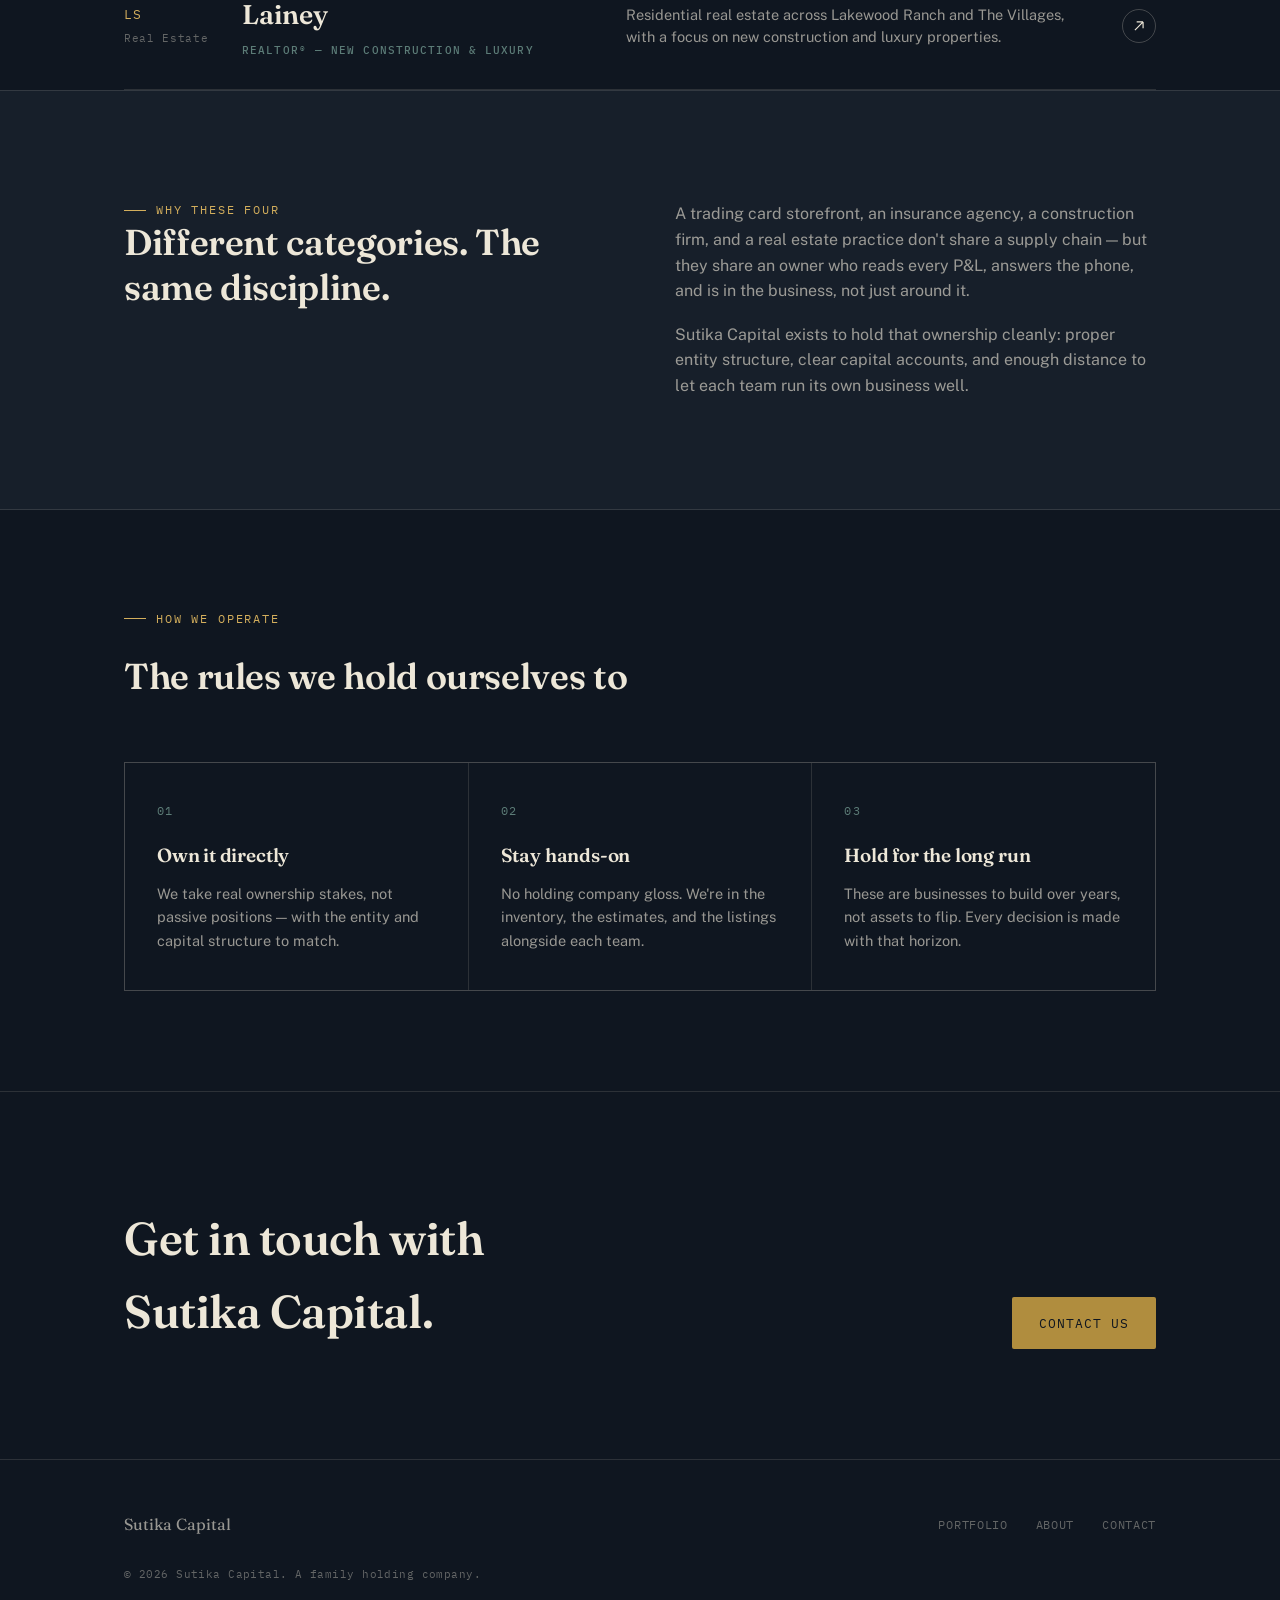
<file: preview.html>
<!DOCTYPE html>
<html lang="en">
<head>
<meta charset="UTF-8">
<meta name="viewport" content="width=device-width, initial-scale=1.0">
<title>Sutika Capital — A Family Holding Company</title>
<meta name="description" content="Sutika Capital is a family-owned holding company operating businesses across real estate, insurance, construction, and consumer collectibles.">

<style>/* ==========================================================================
   SUTIKA CAPITAL — design system
   Display: Fraunces (heritage serif, restrained)
   Body: Public Sans
   Utility/ledger: IBM Plex Mono
   ========================================================================== */

@import url('https://fonts.googleapis.com/css2?family=Fraunces:ital,opsz,wght@0,9..144,400;0,9..144,500;0,9..144,600;0,9..144,700;1,9..144,400;1,9..144,500&family=Public+Sans:wght@400;500;600;700&family=IBM+Plex+Mono:wght@400;500&display=swap');

:root{
  --ink:        #0F1620;
  --ink-2:      #171F2A;
  --ink-3:      #202B38;
  --line:       rgba(237,231,216,0.13);
  --line-strong: rgba(237,231,216,0.24);
  --parchment:  #EDE7D8;
  --parchment-dim: rgba(237,231,216,0.62);
  --parchment-faint: rgba(237,231,216,0.38);
  --brass:      #B08D3E;
  --brass-bright: #D3AE5C;
  --slate-teal: #5C7C77;
  --rust:       #8B4A3B;

  --serif: 'Fraunces', Georgia, serif;
  --sans: 'Public Sans', -apple-system, BlinkMacSystemFont, sans-serif;
  --mono: 'IBM Plex Mono', 'Courier New', monospace;

  --container: 1160px;
  --edge: clamp(24px, 5vw, 72px);
}

*{ box-sizing:border-box; margin:0; padding:0; }
html{ scroll-behavior:smooth; }

@media (prefers-reduced-motion: reduce){
  html{ scroll-behavior:auto; }
  *{ animation-duration:0.01ms !important; animation-iteration-count:1 !important; transition-duration:0.01ms !important; }
}

body{
  background:var(--ink);
  color:var(--parchment);
  font-family:var(--sans);
  font-size:16px;
  line-height:1.6;
  -webkit-font-smoothing:antialiased;
  overflow-x:hidden;
}

a{ color:inherit; text-decoration:none; }
img{ max-width:100%; display:block; }
ul{ list-style:none; }

::selection{ background:var(--brass); color:var(--ink); }

:focus-visible{
  outline:2px solid var(--brass-bright);
  outline-offset:3px;
}

/* ---------- texture ---------- */
body::before{
  content:"";
  position:fixed; inset:0;
  pointer-events:none;
  z-index:0;
  background-image:
    radial-gradient(ellipse 900px 500px at 15% -10%, rgba(176,141,62,0.08), transparent 60%),
    radial-gradient(ellipse 700px 500px at 100% 20%, rgba(92,124,119,0.07), transparent 60%);
}

/* ---------- layout helpers ---------- */
.wrap{
  max-width:var(--container);
  margin:0 auto;
  padding-left:var(--edge);
  padding-right:var(--edge);
  position:relative;
  z-index:1;
}

section{ position:relative; z-index:1; }

.eyebrow{
  font-family:var(--mono);
  font-size:11.5px;
  letter-spacing:0.16em;
  text-transform:uppercase;
  color:var(--brass-bright);
  display:flex;
  align-items:center;
  gap:10px;
}
.eyebrow::before{
  content:"";
  width:22px; height:1px;
  background:var(--brass-bright);
  display:inline-block;
}

h1,h2,h3,h4{
  font-family:var(--serif);
  font-weight:600;
  color:var(--parchment);
  letter-spacing:-0.01em;
}

/* ==========================================================================
   NAV
   ========================================================================== */
.site-nav{
  position:sticky; top:0; z-index:50;
  background:rgba(15,22,32,0.86);
  backdrop-filter:blur(10px);
  border-bottom:1px solid var(--line);
}
.site-nav .wrap{
  display:flex;
  align-items:center;
  justify-content:space-between;
  height:76px;
}
.brand{
  display:flex;
  align-items:center;
  gap:12px;
  font-family:var(--serif);
  font-size:19px;
  letter-spacing:0.01em;
  color:var(--parchment);
}
.brand .mark{
  width:30px; height:30px;
  flex-shrink:0;
}
.brand .name b{ color:var(--brass-bright); font-weight:600; }

.nav-links{
  display:flex;
  align-items:center;
  gap:38px;
  font-family:var(--mono);
  font-size:12.5px;
  letter-spacing:0.08em;
  text-transform:uppercase;
}
.nav-links a{
  color:var(--parchment-dim);
  position:relative;
  padding:6px 0;
  transition:color 0.25s ease;
}
.nav-links a::after{
  content:"";
  position:absolute; left:0; right:0; bottom:0;
  height:1px;
  background:var(--brass-bright);
  transform:scaleX(0);
  transform-origin:left;
  transition:transform 0.3s ease;
}
.nav-links a:hover, .nav-links a.active{ color:var(--parchment); }
.nav-links a:hover::after, .nav-links a.active::after{ transform:scaleX(1); }

.nav-toggle{ display:none; }

@media (max-width: 760px){
  .nav-links{
    position:fixed; inset:76px 0 0 0;
    background:var(--ink);
    flex-direction:column;
    justify-content:flex-start;
    padding:36px var(--edge);
    gap:28px;
    transform:translateX(100%);
    transition:transform 0.35s ease;
  }
  .nav-links.open{ transform:translateX(0); }
  .nav-toggle{
    display:flex;
    flex-direction:column;
    gap:5px;
    background:none; border:none;
    cursor:pointer;
    padding:8px;
    z-index:60;
  }
  .nav-toggle span{
    width:22px; height:1px; background:var(--parchment);
    transition:transform 0.25s ease, opacity 0.25s ease;
  }
}

/* ==========================================================================
   HERO
   ========================================================================== */
.hero{
  padding:120px 0 90px;
  border-bottom:1px solid var(--line);
}
.hero .eyebrow{ margin-bottom:26px; }
.hero h1{
  font-size:clamp(40px, 6.4vw, 78px);
  line-height:1.04;
  max-width:16ch;
  opacity:0;
  transform:translateY(18px);
  animation:rise 0.9s cubic-bezier(.2,.7,.3,1) 0.15s forwards;
}
.hero h1 em{
  font-style:italic;
  color:var(--brass-bright);
  font-weight:500;
}
.hero .lede{
  margin-top:26px;
  max-width:58ch;
  font-size:18px;
  color:var(--parchment-dim);
  opacity:0;
  transform:translateY(14px);
  animation:rise 0.9s cubic-bezier(.2,.7,.3,1) 0.35s forwards;
}
.hero-actions{
  margin-top:38px;
  display:flex;
  gap:18px;
  flex-wrap:wrap;
  opacity:0;
  transform:translateY(14px);
  animation:rise 0.9s cubic-bezier(.2,.7,.3,1) 0.5s forwards;
}

@keyframes rise{ to{ opacity:1; transform:translateY(0); } }

.btn{
  display:inline-flex;
  align-items:center;
  gap:10px;
  font-family:var(--mono);
  font-size:12.5px;
  letter-spacing:0.08em;
  text-transform:uppercase;
  padding:15px 26px;
  border-radius:2px;
  transition:all 0.25s ease;
  border:1px solid transparent;
}
.btn-primary{
  background:var(--brass);
  color:var(--ink);
}
.btn-primary:hover{ background:var(--brass-bright); transform:translateY(-1px); }
.btn-ghost{
  border-color:var(--line-strong);
  color:var(--parchment);
}
.btn-ghost:hover{ border-color:var(--brass-bright); color:var(--brass-bright); }

/* ==========================================================================
   LEDGER (signature portfolio component)
   ========================================================================== */
.ledger{
  padding:0;
}
.ledger-head{
  padding:64px 0 22px;
}
.ledger-head .eyebrow{ margin-bottom:22px; }
.ledger-head h2{
  font-size:clamp(28px, 3.6vw, 42px);
  max-width:20ch;
}
.ledger-head p{
  margin-top:16px;
  max-width:56ch;
  color:var(--parchment-dim);
  font-size:16px;
}

.ledger-table{
  border-top:1px solid var(--line-strong);
}
.ledger-row{
  display:grid;
  grid-template-columns: 90px 1fr 1.3fr 40px;
  align-items:center;
  gap:28px;
  padding:30px 0;
  border-bottom:1px solid var(--line);
  transition:background 0.3s ease;
  position:relative;
}
.ledger-row:hover{ background:rgba(237,231,216,0.025); }
.ledger-row a.row-link{
  position:absolute; inset:0;
}

.led-code{
  font-family:var(--mono);
  font-size:13px;
  color:var(--brass-bright);
  letter-spacing:0.05em;
}
.led-code span{
  display:block;
  color:var(--parchment-faint);
  font-size:11px;
  margin-top:4px;
}

.led-name{
  font-family:var(--serif);
  font-size:clamp(20px, 2.6vw, 27px);
  font-weight:600;
  color:var(--parchment);
}
.led-name small{
  display:block;
  font-family:var(--mono);
  font-size:11px;
  color:var(--slate-teal);
  text-transform:uppercase;
  letter-spacing:0.1em;
  margin-top:6px;
  font-weight:500;
}

.led-desc{
  color:var(--parchment-dim);
  font-size:14.5px;
  line-height:1.55;
}

.led-arrow{
  width:34px; height:34px;
  border:1px solid var(--line-strong);
  border-radius:50%;
  display:flex;
  align-items:center;
  justify-content:center;
  transition:all 0.3s ease;
  flex-shrink:0;
  justify-self:end;
}
.ledger-row:hover .led-arrow{
  background:var(--brass);
  border-color:var(--brass);
  transform:rotate(45deg);
}
.led-arrow svg{ width:14px; height:14px; stroke:var(--parchment); }
.ledger-row:hover .led-arrow svg{ stroke:var(--ink); }

@media (max-width: 820px){
  .ledger-row{
    grid-template-columns: 56px 1fr 40px;
    grid-template-areas:
      "code name arrow"
      "desc desc desc";
    row-gap:14px;
  }
  .led-code{ grid-area:code; }
  .led-name{ grid-area:name; }
  .led-arrow{ grid-area:arrow; }
  .led-desc{ grid-area:desc; }
}

/* ==========================================================================
   THESIS / ABOUT STRIP
   ========================================================================== */
.thesis{
  padding:110px 0;
  border-top:1px solid var(--line);
  border-bottom:1px solid var(--line);
  background:var(--ink-2);
}
.thesis-grid{
  display:grid;
  grid-template-columns: 1fr 1fr;
  gap:70px;
  align-items:start;
}
.thesis h2{
  font-size:clamp(26px, 3.2vw, 36px);
  line-height:1.25;
}
.thesis-body p{
  color:var(--parchment-dim);
  font-size:16px;
  margin-bottom:18px;
}
.thesis-body p:last-child{ margin-bottom:0; }

@media (max-width: 820px){
  .thesis-grid{ grid-template-columns:1fr; gap:36px; }
}

/* ==========================================================================
   PRINCIPLES / STATS
   ========================================================================== */
.principles{
  padding:100px 0;
}
.principles-head{ max-width:60ch; margin-bottom:56px; }
.principles-head h2{ font-size:clamp(26px, 3.2vw, 36px); margin-top:20px; }

.principles-grid{
  display:grid;
  grid-template-columns:repeat(3, 1fr);
  gap:1px;
  background:var(--line);
  border:1px solid var(--line);
}
.principle-card{
  background:var(--ink);
  padding:38px 32px;
}
.principle-card .num{
  font-family:var(--mono);
  color:var(--slate-teal);
  font-size:12px;
  letter-spacing:0.1em;
  margin-bottom:20px;
  display:block;
}
.principle-card h3{
  font-size:19px;
  margin-bottom:12px;
  font-weight:600;
}
.principle-card p{
  color:var(--parchment-dim);
  font-size:14.5px;
}

@media (max-width: 820px){
  .principles-grid{ grid-template-columns:1fr; }
}

/* ==========================================================================
   CTA / FOOTER
   ========================================================================== */
.cta{
  padding:110px 0;
  text-align:left;
  border-top:1px solid var(--line);
}
.cta-inner{
  display:flex;
  justify-content:space-between;
  align-items:flex-end;
  gap:40px;
  flex-wrap:wrap;
}
.cta h2{
  font-size:clamp(28px, 4vw, 46px);
  max-width:14ch;
}

.site-footer{
  border-top:1px solid var(--line);
  padding:52px 0 40px;
}
.footer-grid{
  display:flex;
  justify-content:space-between;
  align-items:center;
  flex-wrap:wrap;
  gap:24px;
}
.footer-brand{
  font-family:var(--serif);
  font-size:16px;
  color:var(--parchment-dim);
}
.footer-links{
  display:flex;
  gap:28px;
  font-family:var(--mono);
  font-size:11.5px;
  letter-spacing:0.06em;
  text-transform:uppercase;
  color:var(--parchment-faint);
}
.footer-links a:hover{ color:var(--brass-bright); }
.footer-fine{
  margin-top:28px;
  font-family:var(--mono);
  font-size:11px;
  color:var(--parchment-faint);
  letter-spacing:0.04em;
}

/* ==========================================================================
   PAGE HEADER (inner pages)
   ========================================================================== */
.page-head{
  padding:80px 0 60px;
  border-bottom:1px solid var(--line);
}
.page-head h1{
  font-size:clamp(34px, 5vw, 56px);
  max-width:18ch;
  margin-top:22px;
}
.page-head .lede{
  margin-top:20px;
  max-width:58ch;
  color:var(--parchment-dim);
  font-size:17px;
}

/* ==========================================================================
   PORTFOLIO DETAIL CARDS (portfolio.html)
   ========================================================================== */
.holding{
  padding:70px 0;
  border-bottom:1px solid var(--line);
  display:grid;
  grid-template-columns: 240px 1fr;
  gap:56px;
}
.holding:last-child{ border-bottom:none; }
.holding-meta{ position:sticky; top:100px; align-self:start; }
.holding-meta .led-code{ font-size:14px; margin-bottom:14px; }
.holding-meta .tag{
  display:inline-block;
  font-family:var(--mono);
  font-size:10.5px;
  letter-spacing:0.08em;
  text-transform:uppercase;
  color:var(--slate-teal);
  border:1px solid rgba(92,124,119,0.4);
  padding:5px 10px;
  border-radius:2px;
}
.holding-body h3{
  font-size:clamp(24px, 3vw, 32px);
  margin-bottom:16px;
}
.holding-body p{
  color:var(--parchment-dim);
  font-size:15.5px;
  max-width:62ch;
  margin-bottom:16px;
}
.holding-body .btn{ margin-top:12px; }

@media (max-width: 760px){
  .holding{ grid-template-columns:1fr; gap:24px; }
  .holding-meta{ position:static; }
}

/* ==========================================================================
   ABOUT PAGE
   ========================================================================== */
.about-body{
  padding:20px 0 90px;
  display:grid;
  grid-template-columns: 1fr 1fr;
  gap:70px;
}
.about-body .col p{
  color:var(--parchment-dim);
  font-size:16px;
  margin-bottom:20px;
}
.about-body .col h3{
  font-size:15px;
  font-family:var(--mono);
  text-transform:uppercase;
  letter-spacing:0.08em;
  color:var(--brass-bright);
  margin-bottom:16px;
  font-weight:500;
}
@media (max-width: 820px){
  .about-body{ grid-template-columns:1fr; gap:40px; }
}

.timeline{
  padding:70px 0 100px;
  border-top:1px solid var(--line);
}
.timeline-row{
  display:grid;
  grid-template-columns: 110px 1fr;
  gap:28px;
  padding:26px 0;
  border-bottom:1px solid var(--line);
}
.timeline-row:last-child{ border-bottom:none; }
.timeline-row .yr{
  font-family:var(--mono);
  color:var(--brass-bright);
  font-size:14px;
}
.timeline-row p{ color:var(--parchment-dim); font-size:15px; }
.timeline-row strong{ color:var(--parchment); font-weight:600; }

/* ==========================================================================
   MDS RE — property listing page
   ========================================================================== */
.property-table{
  border-top:1px solid var(--line-strong);
}
.property-row{
  display:grid;
  grid-template-columns: 90px 1fr 1fr 140px;
  align-items:center;
  gap:28px;
  padding:26px 0;
  border-bottom:1px solid var(--line);
}
.property-row .led-code{ font-size:13px; }
.property-name{
  font-family:var(--serif);
  font-size:19px;
  font-weight:600;
  color:var(--parchment);
}
.property-type{
  color:var(--parchment-dim);
  font-size:14px;
}
.property-status{
  font-family:var(--mono);
  font-size:11px;
  letter-spacing:0.08em;
  text-transform:uppercase;
  color:var(--slate-teal);
  text-align:right;
}
@media (max-width: 760px){
  .property-row{
    grid-template-columns: 1fr;
    row-gap:8px;
    padding:22px 0;
  }
  .property-status{ text-align:left; }
}

.empty-state{
  padding:70px var(--edge);
  text-align:center;
  border:1px dashed var(--line-strong);
  margin:40px 0 20px;
}
.empty-state h3{
  font-size:22px;
  margin-bottom:12px;
}
.empty-state p{
  color:var(--parchment-dim);
  font-size:15px;
  max-width:46ch;
  margin:0 auto;
}

.back-link{
  display:inline-flex;
  align-items:center;
  gap:8px;
  font-family:var(--mono);
  font-size:12px;
  letter-spacing:0.06em;
  text-transform:uppercase;
  color:var(--parchment-faint);
  margin-bottom:30px;
  transition:color 0.25s ease;
}
.back-link:hover{ color:var(--brass-bright); }
.contact-grid{
  padding:20px 0 110px;
  display:grid;
  grid-template-columns: 1fr 1fr;
  gap:70px;
}
.contact-card{
  border:1px solid var(--line);
  padding:36px;
}
.contact-card h3{
  font-size:12px;
  font-family:var(--mono);
  text-transform:uppercase;
  letter-spacing:0.08em;
  color:var(--slate-teal);
  margin-bottom:18px;
  font-weight:500;
}
.contact-card .entity{
  display:flex;
  justify-content:space-between;
  align-items:center;
  padding:14px 0;
  border-bottom:1px solid var(--line);
  font-size:15px;
}
.contact-card .entity:last-child{ border-bottom:none; }
.contact-card .entity a{ color:var(--brass-bright); font-family:var(--mono); font-size:13px; }

.field{ margin-bottom:20px; }
.field label{
  display:block;
  font-family:var(--mono);
  font-size:11.5px;
  text-transform:uppercase;
  letter-spacing:0.08em;
  color:var(--parchment-faint);
  margin-bottom:10px;
}
.field input, .field textarea, .field select{
  width:100%;
  background:var(--ink-2);
  border:1px solid var(--line-strong);
  color:var(--parchment);
  font-family:var(--sans);
  font-size:15px;
  padding:14px 16px;
  border-radius:2px;
  transition:border-color 0.25s ease;
}
.field input:focus, .field textarea:focus, .field select:focus{
  border-color:var(--brass-bright);
  outline:none;
}
.field textarea{ resize:vertical; min-height:120px; }

@media (max-width: 820px){
  .contact-grid{ grid-template-columns:1fr; gap:40px; }
}
</style>
</head>
<body>

<nav class="site-nav">
  <div class="wrap">
    <a href="index.html" class="brand">
      <svg class="mark" viewBox="0 0 32 32" fill="none" xmlns="http://www.w3.org/2000/svg">
        <rect x="4" y="7" width="24" height="2.2" fill="#D3AE5C"/>
        <rect x="4" y="14.9" width="16.5" height="2.2" fill="#EDE7D8"/>
        <rect x="4" y="22.8" width="9.5" height="2.2" fill="#5C7C77"/>
      </svg>
      <span class="name">SUTIKA <b>CAPITAL</b></span>
    </a>
    <button class="nav-toggle" aria-label="Toggle menu">
      <span></span><span></span><span></span>
    </button>
    <div class="nav-links">
      <a href="index.html">Home</a>
      <a href="portfolio.html">Portfolio</a>
      <a href="about.html">About</a>
      <a href="contact.html">Contact</a>
    </div>
  </div>
</nav>

<header class="hero">
  <div class="wrap">
    <div class="eyebrow">Sutika Capital</div>
    <h1>Capital that builds, <em>insures</em>, and holds.</h1>
    <p class="lede">A family-owned holding company. We take direct, long-term ownership positions in operating businesses across real estate, insurance, construction, and consumer goods — and stay close to the work.</p>
    <div class="hero-actions">
      <a href="portfolio.html" class="btn btn-primary">View the portfolio</a>
      <a href="about.html" class="btn btn-ghost">Our approach</a>
    </div>
  </div>
</header>

<section class="ledger">
  <div class="wrap">
    <div class="ledger-head">
      <div class="eyebrow">The Ledger</div>
      <h2>Four operating businesses, one ownership table.</h2>
      <p>Each holding is run by people who show up to the work every day. Sutika Capital provides the ownership structure, capital, and back-office discipline behind them.</p>
    </div>

    <div class="ledger-table">

      <div class="ledger-row">
        <a class="row-link" href="https://www.nimbleins.com" target="_blank" rel="noopener" aria-label="Visit Nimble Insurance"></a>
        <div class="led-code">NI<span>Insurance</span></div>
        <div class="led-name">Nimble Insurance<small>Commercial Lines</small></div>
        <div class="led-desc">Commercial insurance placement and advisory for businesses across Florida.</div>
        <div class="led-arrow"><svg viewBox="0 0 24 24" fill="none" stroke-width="2"><path d="M5 19L19 5M19 5H8M19 5V16"/></svg></div>
      </div>

      <div class="ledger-row">
        <a class="row-link" href="https://www.rippingzacks.com" target="_blank" rel="noopener" aria-label="Visit Ripping Zacks"></a>
        <div class="led-code">RZ<span>Collectibles</span></div>
        <div class="led-name">Ripping Zacks<small>TCG Marketplace &amp; Retail Group</small></div>
        <div class="led-desc">Direct-to-collector marketplace for Lorcana and Pokémon, and an ownership group for TCG retail stores and distribution.</div>
        <div class="led-arrow"><svg viewBox="0 0 24 24" fill="none" stroke-width="2"><path d="M5 19L19 5M19 5H8M19 5V16"/></svg></div>
      </div>

      <div class="ledger-row">
        <a class="row-link" href="https://www.agilectr.com" target="_blank" rel="noopener" aria-label="Visit Agile Construction"></a>
        <div class="led-code">AC<span>Construction</span></div>
        <div class="led-name">Agile Construction<small>General Contracting</small></div>
        <div class="led-desc">Residential and commercial construction, built around responsiveness and craftsmanship.</div>
        <div class="led-arrow"><svg viewBox="0 0 24 24" fill="none" stroke-width="2"><path d="M5 19L19 5M19 5H8M19 5V16"/></svg></div>
      </div>

      <div class="ledger-row">
        <a class="row-link" href="mds-re.html" aria-label="View MDS RE"></a>
        <div class="led-code">MDS<span>Real Estate</span></div>
        <div class="led-name">MDS RE<small>Commercial Real Estate</small></div>
        <div class="led-desc">The commercial real estate holding arm — direct ownership of commercial property investments.</div>
        <div class="led-arrow"><svg viewBox="0 0 24 24" fill="none" stroke-width="2"><path d="M5 19L19 5M19 5H8M19 5V16"/></svg></div>
      </div>

      <div class="ledger-row">
        <a class="row-link" href="https://www.laineyre.com" target="_blank" rel="noopener" aria-label="Visit Lainey"></a>
        <div class="led-code">LS<span>Real Estate</span></div>
        <div class="led-name">Lainey<small>Realtor® — New Construction &amp; Luxury</small></div>
        <div class="led-desc">Residential real estate across Lakewood Ranch and The Villages, with a focus on new construction and luxury properties.</div>
        <div class="led-arrow"><svg viewBox="0 0 24 24" fill="none" stroke-width="2"><path d="M5 19L19 5M19 5H8M19 5V16"/></svg></div>
      </div>

    </div>
  </div>
</section>

<section class="thesis">
  <div class="wrap thesis-grid">
    <div>
      <div class="eyebrow">Why These Four</div>
      <h2>Different categories. The same discipline.</h2>
    </div>
    <div class="thesis-body">
      <p>A trading card storefront, an insurance agency, a construction firm, and a real estate practice don't share a supply chain — but they share an owner who reads every P&amp;L, answers the phone, and is in the business, not just around it.</p>
      <p>Sutika Capital exists to hold that ownership cleanly: proper entity structure, clear capital accounts, and enough distance to let each team run its own business well.</p>
    </div>
  </div>
</section>

<section class="principles">
  <div class="wrap">
    <div class="principles-head">
      <div class="eyebrow">How We Operate</div>
      <h2>The rules we hold ourselves to</h2>
    </div>
    <div class="principles-grid">
      <div class="principle-card">
        <span class="num">01</span>
        <h3>Own it directly</h3>
        <p>We take real ownership stakes, not passive positions — with the entity and capital structure to match.</p>
      </div>
      <div class="principle-card">
        <span class="num">02</span>
        <h3>Stay hands-on</h3>
        <p>No holding company gloss. We're in the inventory, the estimates, and the listings alongside each team.</p>
      </div>
      <div class="principle-card">
        <span class="num">03</span>
        <h3>Hold for the long run</h3>
        <p>These are businesses to build over years, not assets to flip. Every decision is made with that horizon.</p>
      </div>
    </div>
  </div>
</section>

<section class="cta">
  <div class="wrap cta-inner">
    <h2>Get in touch with Sutika Capital.</h2>
    <a href="contact.html" class="btn btn-primary">Contact us</a>
  </div>
</section>

<footer class="site-footer">
  <div class="wrap">
    <div class="footer-grid">
      <div class="footer-brand">Sutika Capital</div>
      <div class="footer-links">
        <a href="portfolio.html">Portfolio</a>
        <a href="about.html">About</a>
        <a href="contact.html">Contact</a>
      </div>
    </div>
    <div class="footer-fine">© <span id="year"></span> Sutika Capital. A family holding company.</div>
  </div>
</footer>

<script>document.getElementById('year').textContent = new Date().getFullYear();</script>
<script>document.addEventListener('DOMContentLoaded', function () {
  var toggle = document.querySelector('.nav-toggle');
  var links = document.querySelector('.nav-links');

  if (toggle && links) {
    toggle.addEventListener('click', function () {
      links.classList.toggle('open');
      toggle.classList.toggle('active');
    });
    links.querySelectorAll('a').forEach(function (a) {
      a.addEventListener('click', function () {
        links.classList.remove('open');
      });
    });
  }

  // mark active nav link
  var path = window.location.pathname.split('/').pop() || 'index.html';
  document.querySelectorAll('.nav-links a').forEach(function (a) {
    if (a.getAttribute('href') === path) {
      a.classList.add('active');
    }
  });

  // contact form: submits to Netlify Forms (no page reload)
  var form = document.querySelector('.contact-form');
  if (form) {
    function encode(data) {
      return Object.keys(data)
        .map(function (k) { return encodeURIComponent(k) + '=' + encodeURIComponent(data[k]); })
        .join('&');
    }
    form.addEventListener('submit', function (e) {
      e.preventDefault();
      var btn = form.querySelector('button[type="submit"]');
      var original = btn.textContent;
      var data = {};
      new FormData(form).forEach(function (v, k) { data[k] = v; });

      fetch('/', {
        method: 'POST',
        headers: { 'Content-Type': 'application/x-www-form-urlencoded' },
        body: encode(data)
      })
        .then(function () {
          btn.textContent = 'Sent';
          form.reset();
          setTimeout(function () { btn.textContent = original; }, 2800);
        })
        .catch(function () {
          btn.textContent = 'Try again';
          setTimeout(function () { btn.textContent = original; }, 2800);
        });
    });
  }
});
</script>
</body>
</html>
</file>
<file: css/style.css>
/* ==========================================================================
   SUTIKA CAPITAL — design system
   Display: Fraunces (heritage serif, restrained)
   Body: Public Sans
   Utility/ledger: IBM Plex Mono
   ========================================================================== */

@import url('https://fonts.googleapis.com/css2?family=Fraunces:ital,opsz,wght@0,9..144,400;0,9..144,500;0,9..144,600;0,9..144,700;1,9..144,400;1,9..144,500&family=Public+Sans:wght@400;500;600;700&family=IBM+Plex+Mono:wght@400;500&display=swap');

:root{
  --ink:        #0F1620;
  --ink-2:      #171F2A;
  --ink-3:      #202B38;
  --line:       rgba(237,231,216,0.13);
  --line-strong: rgba(237,231,216,0.24);
  --parchment:  #EDE7D8;
  --parchment-dim: rgba(237,231,216,0.62);
  --parchment-faint: rgba(237,231,216,0.38);
  --brass:      #B08D3E;
  --brass-bright: #D3AE5C;
  --slate-teal: #5C7C77;
  --rust:       #8B4A3B;

  --serif: 'Fraunces', Georgia, serif;
  --sans: 'Public Sans', -apple-system, BlinkMacSystemFont, sans-serif;
  --mono: 'IBM Plex Mono', 'Courier New', monospace;

  --container: 1160px;
  --edge: clamp(24px, 5vw, 72px);
}

*{ box-sizing:border-box; margin:0; padding:0; }
html{ scroll-behavior:smooth; }

@media (prefers-reduced-motion: reduce){
  html{ scroll-behavior:auto; }
  *{ animation-duration:0.01ms !important; animation-iteration-count:1 !important; transition-duration:0.01ms !important; }
}

body{
  background:var(--ink);
  color:var(--parchment);
  font-family:var(--sans);
  font-size:16px;
  line-height:1.6;
  -webkit-font-smoothing:antialiased;
  overflow-x:hidden;
}

a{ color:inherit; text-decoration:none; }
img{ max-width:100%; display:block; }
ul{ list-style:none; }

::selection{ background:var(--brass); color:var(--ink); }

:focus-visible{
  outline:2px solid var(--brass-bright);
  outline-offset:3px;
}

/* ---------- texture ---------- */
body::before{
  content:"";
  position:fixed; inset:0;
  pointer-events:none;
  z-index:0;
  background-image:
    radial-gradient(ellipse 900px 500px at 15% -10%, rgba(176,141,62,0.08), transparent 60%),
    radial-gradient(ellipse 700px 500px at 100% 20%, rgba(92,124,119,0.07), transparent 60%);
}

/* ---------- layout helpers ---------- */
.wrap{
  max-width:var(--container);
  margin:0 auto;
  padding-left:var(--edge);
  padding-right:var(--edge);
  position:relative;
  z-index:1;
}

section{ position:relative; z-index:1; }

.eyebrow{
  font-family:var(--mono);
  font-size:11.5px;
  letter-spacing:0.16em;
  text-transform:uppercase;
  color:var(--brass-bright);
  display:flex;
  align-items:center;
  gap:10px;
}
.eyebrow::before{
  content:"";
  width:22px; height:1px;
  background:var(--brass-bright);
  display:inline-block;
}

h1,h2,h3,h4{
  font-family:var(--serif);
  font-weight:600;
  color:var(--parchment);
  letter-spacing:-0.01em;
}

/* ==========================================================================
   NAV
   ========================================================================== */
.site-nav{
  position:sticky; top:0; z-index:50;
  background:rgba(15,22,32,0.86);
  backdrop-filter:blur(10px);
  border-bottom:1px solid var(--line);
}
.site-nav .wrap{
  display:flex;
  align-items:center;
  justify-content:space-between;
  height:76px;
}
.brand{
  display:flex;
  align-items:center;
  gap:12px;
  font-family:var(--serif);
  font-size:19px;
  letter-spacing:0.01em;
  color:var(--parchment);
}
.brand .mark{
  width:30px; height:30px;
  flex-shrink:0;
}
.brand .name b{ color:var(--brass-bright); font-weight:600; }

.nav-links{
  display:flex;
  align-items:center;
  gap:38px;
  font-family:var(--mono);
  font-size:12.5px;
  letter-spacing:0.08em;
  text-transform:uppercase;
}
.nav-links a{
  color:var(--parchment-dim);
  position:relative;
  padding:6px 0;
  transition:color 0.25s ease;
}
.nav-links a::after{
  content:"";
  position:absolute; left:0; right:0; bottom:0;
  height:1px;
  background:var(--brass-bright);
  transform:scaleX(0);
  transform-origin:left;
  transition:transform 0.3s ease;
}
.nav-links a:hover, .nav-links a.active{ color:var(--parchment); }
.nav-links a:hover::after, .nav-links a.active::after{ transform:scaleX(1); }

.nav-toggle{ display:none; }

@media (max-width: 760px){
  .nav-links{
    position:fixed; inset:76px 0 0 0;
    background:var(--ink);
    flex-direction:column;
    justify-content:flex-start;
    padding:36px var(--edge);
    gap:28px;
    transform:translateX(100%);
    transition:transform 0.35s ease;
  }
  .nav-links.open{ transform:translateX(0); }
  .nav-toggle{
    display:flex;
    flex-direction:column;
    gap:5px;
    background:none; border:none;
    cursor:pointer;
    padding:8px;
    z-index:60;
  }
  .nav-toggle span{
    width:22px; height:1px; background:var(--parchment);
    transition:transform 0.25s ease, opacity 0.25s ease;
  }
}

/* ==========================================================================
   HERO
   ========================================================================== */
.hero{
  padding:120px 0 90px;
  border-bottom:1px solid var(--line);
}
.hero .eyebrow{ margin-bottom:26px; }
.hero h1{
  font-size:clamp(40px, 6.4vw, 78px);
  line-height:1.04;
  max-width:16ch;
  opacity:0;
  transform:translateY(18px);
  animation:rise 0.9s cubic-bezier(.2,.7,.3,1) 0.15s forwards;
}
.hero h1 em{
  font-style:italic;
  color:var(--brass-bright);
  font-weight:500;
}
.hero .lede{
  margin-top:26px;
  max-width:58ch;
  font-size:18px;
  color:var(--parchment-dim);
  opacity:0;
  transform:translateY(14px);
  animation:rise 0.9s cubic-bezier(.2,.7,.3,1) 0.35s forwards;
}
.hero-actions{
  margin-top:38px;
  display:flex;
  gap:18px;
  flex-wrap:wrap;
  opacity:0;
  transform:translateY(14px);
  animation:rise 0.9s cubic-bezier(.2,.7,.3,1) 0.5s forwards;
}

@keyframes rise{ to{ opacity:1; transform:translateY(0); } }

.btn{
  display:inline-flex;
  align-items:center;
  gap:10px;
  font-family:var(--mono);
  font-size:12.5px;
  letter-spacing:0.08em;
  text-transform:uppercase;
  padding:15px 26px;
  border-radius:2px;
  transition:all 0.25s ease;
  border:1px solid transparent;
}
.btn-primary{
  background:var(--brass);
  color:var(--ink);
}
.btn-primary:hover{ background:var(--brass-bright); transform:translateY(-1px); }
.btn-ghost{
  border-color:var(--line-strong);
  color:var(--parchment);
}
.btn-ghost:hover{ border-color:var(--brass-bright); color:var(--brass-bright); }

/* ==========================================================================
   LEDGER (signature portfolio component)
   ========================================================================== */
.ledger{
  padding:0;
}
.ledger-head{
  padding:64px 0 22px;
}
.ledger-head .eyebrow{ margin-bottom:22px; }
.ledger-head h2{
  font-size:clamp(28px, 3.6vw, 42px);
  max-width:20ch;
}
.ledger-head p{
  margin-top:16px;
  max-width:56ch;
  color:var(--parchment-dim);
  font-size:16px;
}

.ledger-table{
  border-top:1px solid var(--line-strong);
}
.ledger-row{
  display:grid;
  grid-template-columns: 90px 1fr 1.3fr 40px;
  align-items:center;
  gap:28px;
  padding:30px 0;
  border-bottom:1px solid var(--line);
  transition:background 0.3s ease;
  position:relative;
}
.ledger-row:hover{ background:rgba(237,231,216,0.025); }
.ledger-row a.row-link{
  position:absolute; inset:0;
}

.led-code{
  font-family:var(--mono);
  font-size:13px;
  color:var(--brass-bright);
  letter-spacing:0.05em;
}
.led-code span{
  display:block;
  color:var(--parchment-faint);
  font-size:11px;
  margin-top:4px;
}

.led-name{
  font-family:var(--serif);
  font-size:clamp(20px, 2.6vw, 27px);
  font-weight:600;
  color:var(--parchment);
}
.led-name small{
  display:block;
  font-family:var(--mono);
  font-size:11px;
  color:var(--slate-teal);
  text-transform:uppercase;
  letter-spacing:0.1em;
  margin-top:6px;
  font-weight:500;
}

.led-desc{
  color:var(--parchment-dim);
  font-size:14.5px;
  line-height:1.55;
}

.led-arrow{
  width:34px; height:34px;
  border:1px solid var(--line-strong);
  border-radius:50%;
  display:flex;
  align-items:center;
  justify-content:center;
  transition:all 0.3s ease;
  flex-shrink:0;
  justify-self:end;
}
.ledger-row:hover .led-arrow{
  background:var(--brass);
  border-color:var(--brass);
  transform:rotate(45deg);
}
.led-arrow svg{ width:14px; height:14px; stroke:var(--parchment); }
.ledger-row:hover .led-arrow svg{ stroke:var(--ink); }

@media (max-width: 820px){
  .ledger-row{
    grid-template-columns: 56px 1fr 40px;
    grid-template-areas:
      "code name arrow"
      "desc desc desc";
    row-gap:14px;
  }
  .led-code{ grid-area:code; }
  .led-name{ grid-area:name; }
  .led-arrow{ grid-area:arrow; }
  .led-desc{ grid-area:desc; }
}

/* ==========================================================================
   THESIS / ABOUT STRIP
   ========================================================================== */
.thesis{
  padding:110px 0;
  border-top:1px solid var(--line);
  border-bottom:1px solid var(--line);
  background:var(--ink-2);
}
.thesis-grid{
  display:grid;
  grid-template-columns: 1fr 1fr;
  gap:70px;
  align-items:start;
}
.thesis h2{
  font-size:clamp(26px, 3.2vw, 36px);
  line-height:1.25;
}
.thesis-body p{
  color:var(--parchment-dim);
  font-size:16px;
  margin-bottom:18px;
}
.thesis-body p:last-child{ margin-bottom:0; }

@media (max-width: 820px){
  .thesis-grid{ grid-template-columns:1fr; gap:36px; }
}

/* ==========================================================================
   PRINCIPLES / STATS
   ========================================================================== */
.principles{
  padding:100px 0;
}
.principles-head{ max-width:60ch; margin-bottom:56px; }
.principles-head h2{ font-size:clamp(26px, 3.2vw, 36px); margin-top:20px; }

.principles-grid{
  display:grid;
  grid-template-columns:repeat(3, 1fr);
  gap:1px;
  background:var(--line);
  border:1px solid var(--line);
}
.principle-card{
  background:var(--ink);
  padding:38px 32px;
}
.principle-card .num{
  font-family:var(--mono);
  color:var(--slate-teal);
  font-size:12px;
  letter-spacing:0.1em;
  margin-bottom:20px;
  display:block;
}
.principle-card h3{
  font-size:19px;
  margin-bottom:12px;
  font-weight:600;
}
.principle-card p{
  color:var(--parchment-dim);
  font-size:14.5px;
}

@media (max-width: 820px){
  .principles-grid{ grid-template-columns:1fr; }
}

/* ==========================================================================
   CTA / FOOTER
   ========================================================================== */
.cta{
  padding:110px 0;
  text-align:left;
  border-top:1px solid var(--line);
}
.cta-inner{
  display:flex;
  justify-content:space-between;
  align-items:flex-end;
  gap:40px;
  flex-wrap:wrap;
}
.cta h2{
  font-size:clamp(28px, 4vw, 46px);
  max-width:14ch;
}

.site-footer{
  border-top:1px solid var(--line);
  padding:52px 0 40px;
}
.footer-grid{
  display:flex;
  justify-content:space-between;
  align-items:center;
  flex-wrap:wrap;
  gap:24px;
}
.footer-brand{
  font-family:var(--serif);
  font-size:16px;
  color:var(--parchment-dim);
}
.footer-links{
  display:flex;
  gap:28px;
  font-family:var(--mono);
  font-size:11.5px;
  letter-spacing:0.06em;
  text-transform:uppercase;
  color:var(--parchment-faint);
}
.footer-links a:hover{ color:var(--brass-bright); }
.footer-fine{
  margin-top:28px;
  font-family:var(--mono);
  font-size:11px;
  color:var(--parchment-faint);
  letter-spacing:0.04em;
}

/* ==========================================================================
   PAGE HEADER (inner pages)
   ========================================================================== */
.page-head{
  padding:80px 0 60px;
  border-bottom:1px solid var(--line);
}
.page-head h1{
  font-size:clamp(34px, 5vw, 56px);
  max-width:18ch;
  margin-top:22px;
}
.page-head .lede{
  margin-top:20px;
  max-width:58ch;
  color:var(--parchment-dim);
  font-size:17px;
}

/* ==========================================================================
   PORTFOLIO DETAIL CARDS (portfolio.html)
   ========================================================================== */
.holding{
  padding:70px 0;
  border-bottom:1px solid var(--line);
  display:grid;
  grid-template-columns: 240px 1fr;
  gap:56px;
}
.holding:last-child{ border-bottom:none; }
.holding-meta{ position:sticky; top:100px; align-self:start; }
.holding-meta .led-code{ font-size:14px; margin-bottom:14px; }
.holding-meta .tag{
  display:inline-block;
  font-family:var(--mono);
  font-size:10.5px;
  letter-spacing:0.08em;
  text-transform:uppercase;
  color:var(--slate-teal);
  border:1px solid rgba(92,124,119,0.4);
  padding:5px 10px;
  border-radius:2px;
}
.holding-body h3{
  font-size:clamp(24px, 3vw, 32px);
  margin-bottom:16px;
}
.holding-body p{
  color:var(--parchment-dim);
  font-size:15.5px;
  max-width:62ch;
  margin-bottom:16px;
}
.holding-body .btn{ margin-top:12px; }

@media (max-width: 760px){
  .holding{ grid-template-columns:1fr; gap:24px; }
  .holding-meta{ position:static; }
}

/* ==========================================================================
   ABOUT PAGE
   ========================================================================== */
.about-body{
  padding:20px 0 90px;
  display:grid;
  grid-template-columns: 1fr 1fr;
  gap:70px;
}
.about-body .col p{
  color:var(--parchment-dim);
  font-size:16px;
  margin-bottom:20px;
}
.about-body .col h3{
  font-size:15px;
  font-family:var(--mono);
  text-transform:uppercase;
  letter-spacing:0.08em;
  color:var(--brass-bright);
  margin-bottom:16px;
  font-weight:500;
}
@media (max-width: 820px){
  .about-body{ grid-template-columns:1fr; gap:40px; }
}

.timeline{
  padding:70px 0 100px;
  border-top:1px solid var(--line);
}
.timeline-row{
  display:grid;
  grid-template-columns: 110px 1fr;
  gap:28px;
  padding:26px 0;
  border-bottom:1px solid var(--line);
}
.timeline-row:last-child{ border-bottom:none; }
.timeline-row .yr{
  font-family:var(--mono);
  color:var(--brass-bright);
  font-size:14px;
}
.timeline-row p{ color:var(--parchment-dim); font-size:15px; }
.timeline-row strong{ color:var(--parchment); font-weight:600; }

/* ==========================================================================
   MDS RE — property listing page
   ========================================================================== */
.property-table{
  border-top:1px solid var(--line-strong);
}
.property-row{
  display:grid;
  grid-template-columns: 90px 1fr 1fr 140px;
  align-items:center;
  gap:28px;
  padding:26px 0;
  border-bottom:1px solid var(--line);
}
.property-row .led-code{ font-size:13px; }
.property-name{
  font-family:var(--serif);
  font-size:19px;
  font-weight:600;
  color:var(--parchment);
}
.property-type{
  color:var(--parchment-dim);
  font-size:14px;
}
.property-status{
  font-family:var(--mono);
  font-size:11px;
  letter-spacing:0.08em;
  text-transform:uppercase;
  color:var(--slate-teal);
  text-align:right;
}
@media (max-width: 760px){
  .property-row{
    grid-template-columns: 1fr;
    row-gap:8px;
    padding:22px 0;
  }
  .property-status{ text-align:left; }
}

.empty-state{
  padding:70px var(--edge);
  text-align:center;
  border:1px dashed var(--line-strong);
  margin:40px 0 20px;
}
.empty-state h3{
  font-size:22px;
  margin-bottom:12px;
}
.empty-state p{
  color:var(--parchment-dim);
  font-size:15px;
  max-width:46ch;
  margin:0 auto;
}

.back-link{
  display:inline-flex;
  align-items:center;
  gap:8px;
  font-family:var(--mono);
  font-size:12px;
  letter-spacing:0.06em;
  text-transform:uppercase;
  color:var(--parchment-faint);
  margin-bottom:30px;
  transition:color 0.25s ease;
}
.back-link:hover{ color:var(--brass-bright); }
.contact-grid{
  padding:20px 0 110px;
  display:grid;
  grid-template-columns: 1fr 1fr;
  gap:70px;
}
.contact-card{
  border:1px solid var(--line);
  padding:36px;
}
.contact-card h3{
  font-size:12px;
  font-family:var(--mono);
  text-transform:uppercase;
  letter-spacing:0.08em;
  color:var(--slate-teal);
  margin-bottom:18px;
  font-weight:500;
}
.contact-card .entity{
  display:flex;
  justify-content:space-between;
  align-items:center;
  padding:14px 0;
  border-bottom:1px solid var(--line);
  font-size:15px;
}
.contact-card .entity:last-child{ border-bottom:none; }
.contact-card .entity a{ color:var(--brass-bright); font-family:var(--mono); font-size:13px; }

.field{ margin-bottom:20px; }
.field label{
  display:block;
  font-family:var(--mono);
  font-size:11.5px;
  text-transform:uppercase;
  letter-spacing:0.08em;
  color:var(--parchment-faint);
  margin-bottom:10px;
}
.field input, .field textarea, .field select{
  width:100%;
  background:var(--ink-2);
  border:1px solid var(--line-strong);
  color:var(--parchment);
  font-family:var(--sans);
  font-size:15px;
  padding:14px 16px;
  border-radius:2px;
  transition:border-color 0.25s ease;
}
.field input:focus, .field textarea:focus, .field select:focus{
  border-color:var(--brass-bright);
  outline:none;
}
.field textarea{ resize:vertical; min-height:120px; }

@media (max-width: 820px){
  .contact-grid{ grid-template-columns:1fr; gap:40px; }
}
</file>
